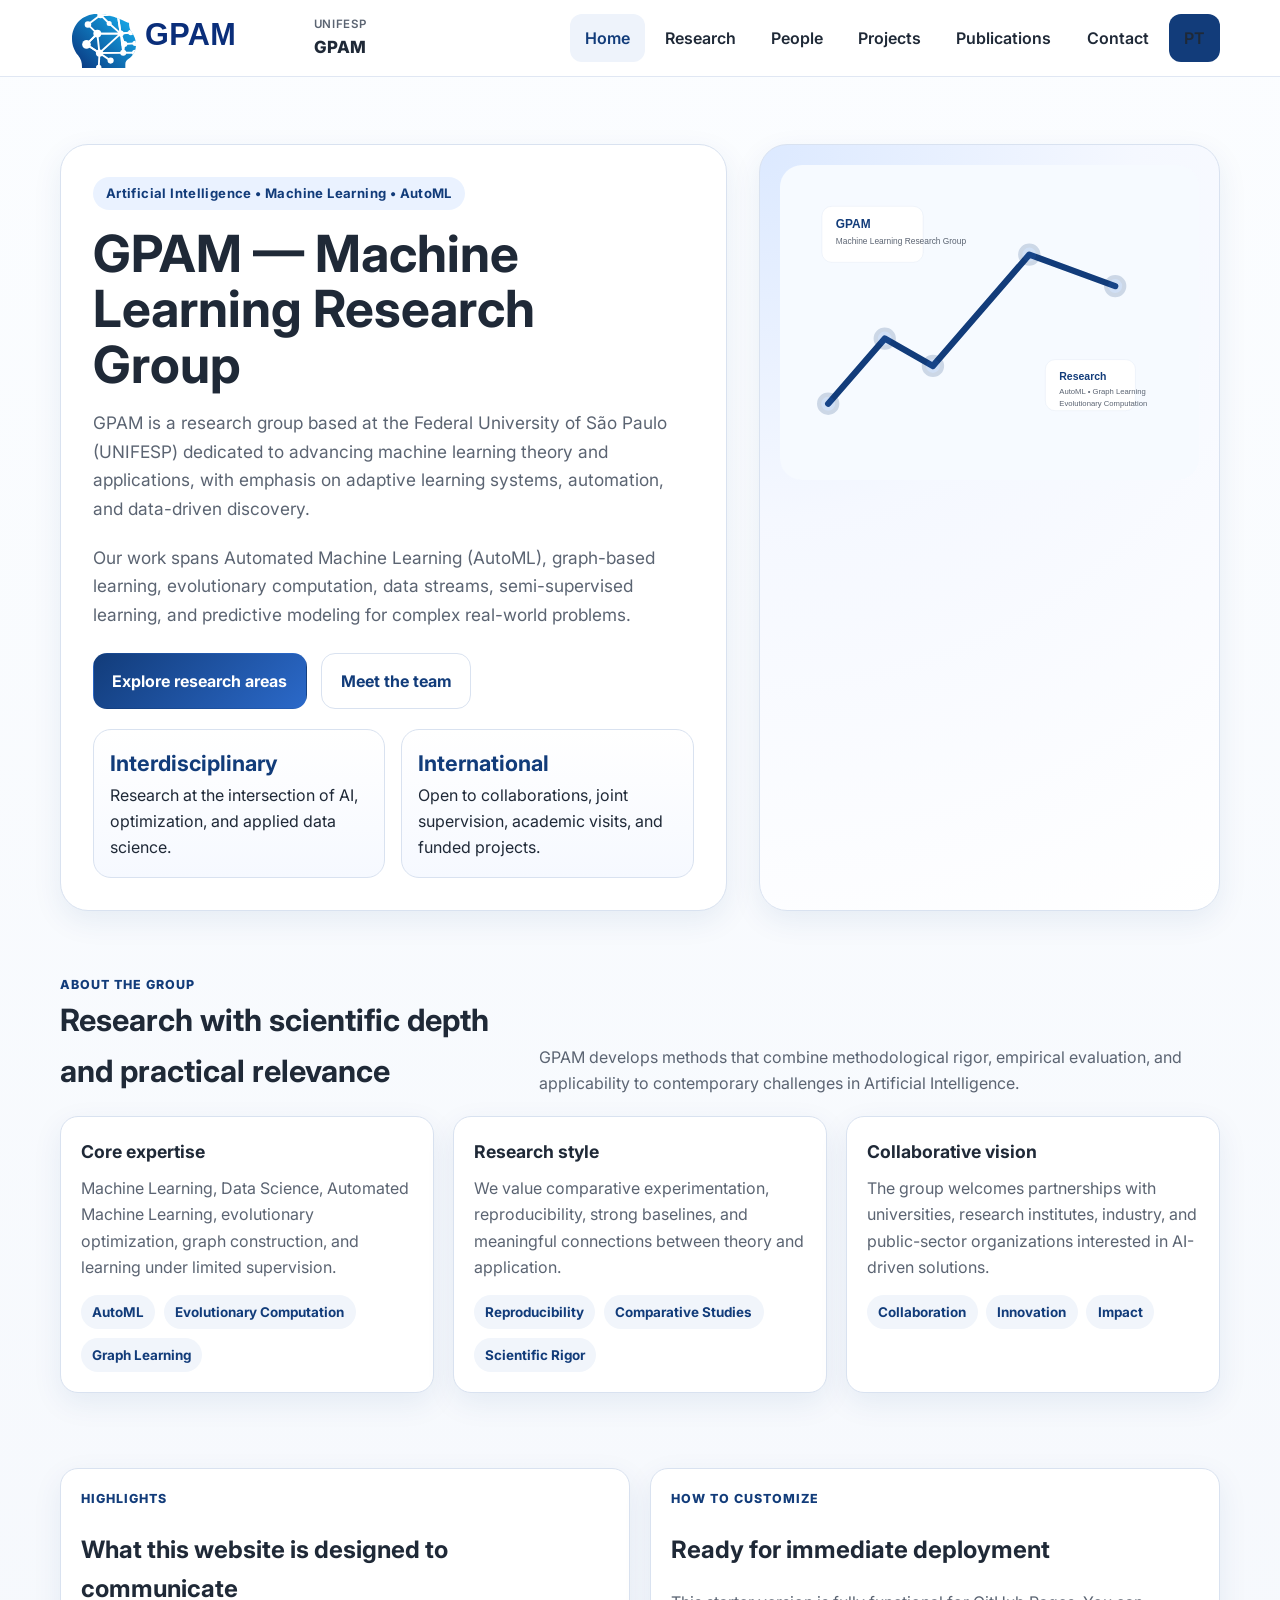
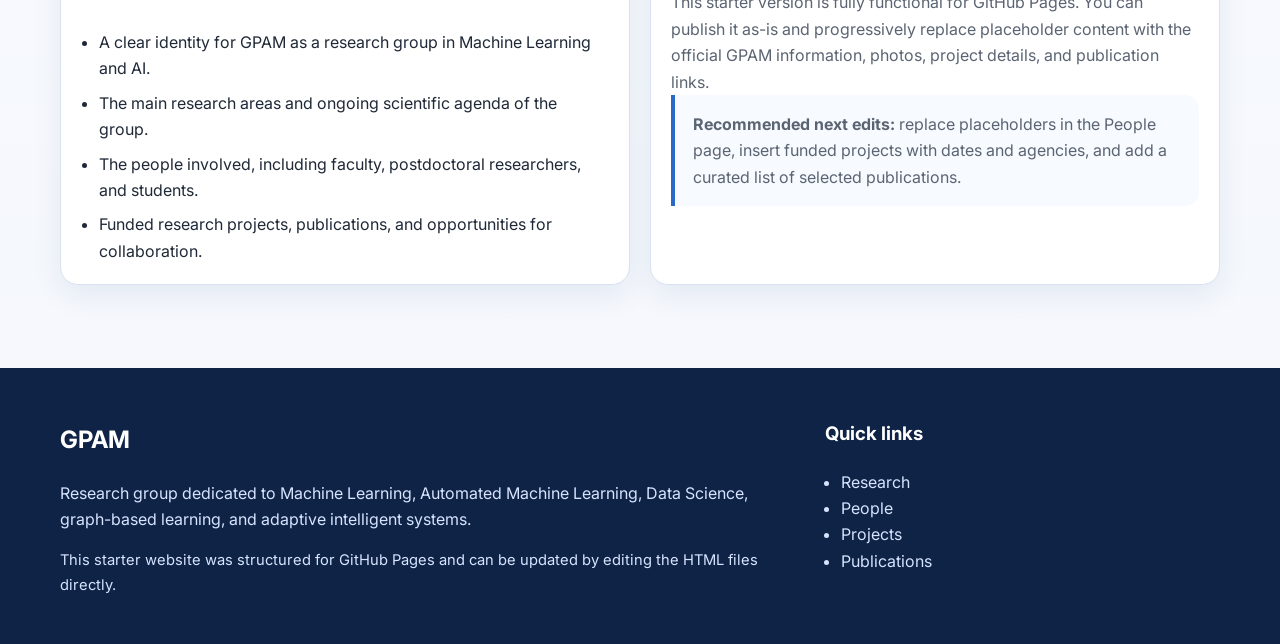
<file: index.html>
<!doctype html>
<html lang="en">
<head>
  <meta charset="utf-8">
  <meta name="viewport" content="width=device-width, initial-scale=1">
  <title>GPAM — Grupo de Pesquisa em Aprendizado de Máquina</title>
  <meta name="description" content="GPAM — Grupo de Pesquisa em Aprendizado de Máquina at UNIFESP.">
  <link rel="preconnect" href="https://fonts.googleapis.com">
  <link rel="preconnect" href="https://fonts.gstatic.com" crossorigin>
  <link href="https://fonts.googleapis.com/css2?family=Inter:wght@400;500;600;700;800&display=swap" rel="stylesheet">
  <link rel="stylesheet" href="assets/css/style.css">
</head>
<body>
  <a class="skip-link" href="#main">Skip to content</a>
  <header class="site-header">
    <div class="container header-inner">
      <a class="brand" href="index.html">
        <img class="brand-mark" src="assets/img/logo-gpam.svg" alt="GPAM logo">
        <div class="brand-text">
          <small>UNIFESP</small>
          <span>GPAM</span>
        </div>
      </a>
      <button class="nav-toggle" type="button" aria-expanded="false" aria-label="Toggle navigation">Menu</button>
      <nav class="site-nav" aria-label="Primary">
        <ul>
          <li><a href="index.html" aria-current="page">Home</a></li>
<li><a href="research.html">Research</a></li>
<li><a href="people.html">People</a></li>
<li><a href="projects.html">Projects</a></li>
<li><a href="publications.html">Publications</a></li>
<li><a href="contact.html">Contact</a></li>
          <li><a class="lang-switch" href="pt/index.html">PT</a></li>
        </ul>
      </nav>
    </div>
  </header>
  <main id="main">
    
<section class="hero">
  <div class="container hero-grid">
    <div class="hero-card">
      <span class="eyebrow">Artificial Intelligence • Machine Learning • AutoML</span>
      <h1>GPAM — Machine Learning Research Group</h1>
      <p class="lead">GPAM is a research group based at the Federal University of São Paulo (UNIFESP) dedicated to advancing machine learning theory and applications, with emphasis on adaptive learning systems, automation, and data-driven discovery.</p>
      <p class="lead">Our work spans Automated Machine Learning (AutoML), graph-based learning, evolutionary computation, data streams, semi-supervised learning, and predictive modeling for complex real-world problems.</p>
      <div class="cta-row">
        <a class="btn btn-primary" href="research.html">Explore research areas</a>
        <a class="btn btn-secondary" href="people.html">Meet the team</a>
      </div>
      <div class="stat-grid">
        <div class="stat-box"><strong>Interdisciplinary</strong><span>Research at the intersection of AI, optimization, and applied data science.</span></div>
        <div class="stat-box"><strong>International</strong><span>Open to collaborations, joint supervision, academic visits, and funded projects.</span></div>
      </div>
    </div>
    <div class="visual-card">
      <img src="assets/img/hero-graph.svg" alt="Abstract graph illustration representing machine learning research">
    </div>
  </div>
</section>

<section class="section">
  <div class="container">
    <div class="section-header">
      <div>
        <div class="kicker">About the group</div>
        <h2>Research with scientific depth and practical relevance</h2>
      </div>
      <p>GPAM develops methods that combine methodological rigor, empirical evaluation, and applicability to contemporary challenges in Artificial Intelligence.</p>
    </div>
    <div class="grid grid-3">
      <article class="card">
        <h3>Core expertise</h3>
        <p>Machine Learning, Data Science, Automated Machine Learning, evolutionary optimization, graph construction, and learning under limited supervision.</p>
        <div class="tag-row"><span class="tag">AutoML</span><span class="tag">Evolutionary Computation</span><span class="tag">Graph Learning</span></div>
      </article>
      <article class="card">
        <h3>Research style</h3>
        <p>We value comparative experimentation, reproducibility, strong baselines, and meaningful connections between theory and application.</p>
        <div class="tag-row"><span class="tag">Reproducibility</span><span class="tag">Comparative Studies</span><span class="tag">Scientific Rigor</span></div>
      </article>
      <article class="card">
        <h3>Collaborative vision</h3>
        <p>The group welcomes partnerships with universities, research institutes, industry, and public-sector organizations interested in AI-driven solutions.</p>
        <div class="tag-row"><span class="tag">Collaboration</span><span class="tag">Innovation</span><span class="tag">Impact</span></div>
      </article>
    </div>
  </div>
</section>

<section class="section">
  <div class="container grid grid-2">
    <div class="card">
      <div class="kicker">Highlights</div>
      <h2>What this website is designed to communicate</h2>
      <ul class="highlight-list">
        <li>A clear identity for GPAM as a research group in Machine Learning and AI.</li>
        <li>The main research areas and ongoing scientific agenda of the group.</li>
        <li>The people involved, including faculty, postdoctoral researchers, and students.</li>
        <li>Funded research projects, publications, and opportunities for collaboration.</li>
      </ul>
    </div>
    <div class="card">
      <div class="kicker">How to customize</div>
      <h2>Ready for immediate deployment</h2>
      <p>This starter version is fully functional for GitHub Pages. You can publish it as-is and progressively replace placeholder content with the official GPAM information, photos, project details, and publication links.</p>
      <p class="note"><strong>Recommended next edits:</strong> replace placeholders in the People page, insert funded projects with dates and agencies, and add a curated list of selected publications.</p>
    </div>
  </div>
</section>

  </main>
  <footer class="site-footer">
    <div class="container footer-grid">
      <div>
        <h2>GPAM</h2>
        <p>Research group dedicated to Machine Learning, Automated Machine Learning, Data Science, graph-based learning, and adaptive intelligent systems.</p>
        <p class="small">This starter website was structured for GitHub Pages and can be updated by editing the HTML files directly.</p>
      </div>
      <div>
        <h3>Quick links</h3>
        <ul>
          <li><a href="research.html">Research</a></li>
          <li><a href="people.html">People</a></li>
          <li><a href="projects.html">Projects</a></li>
          <li><a href="publications.html">Publications</a></li>
        </ul>
      </div>
    </div>
  </footer>
  <script src="assets/js/main.js"></script>
</body>
</html>
</file>
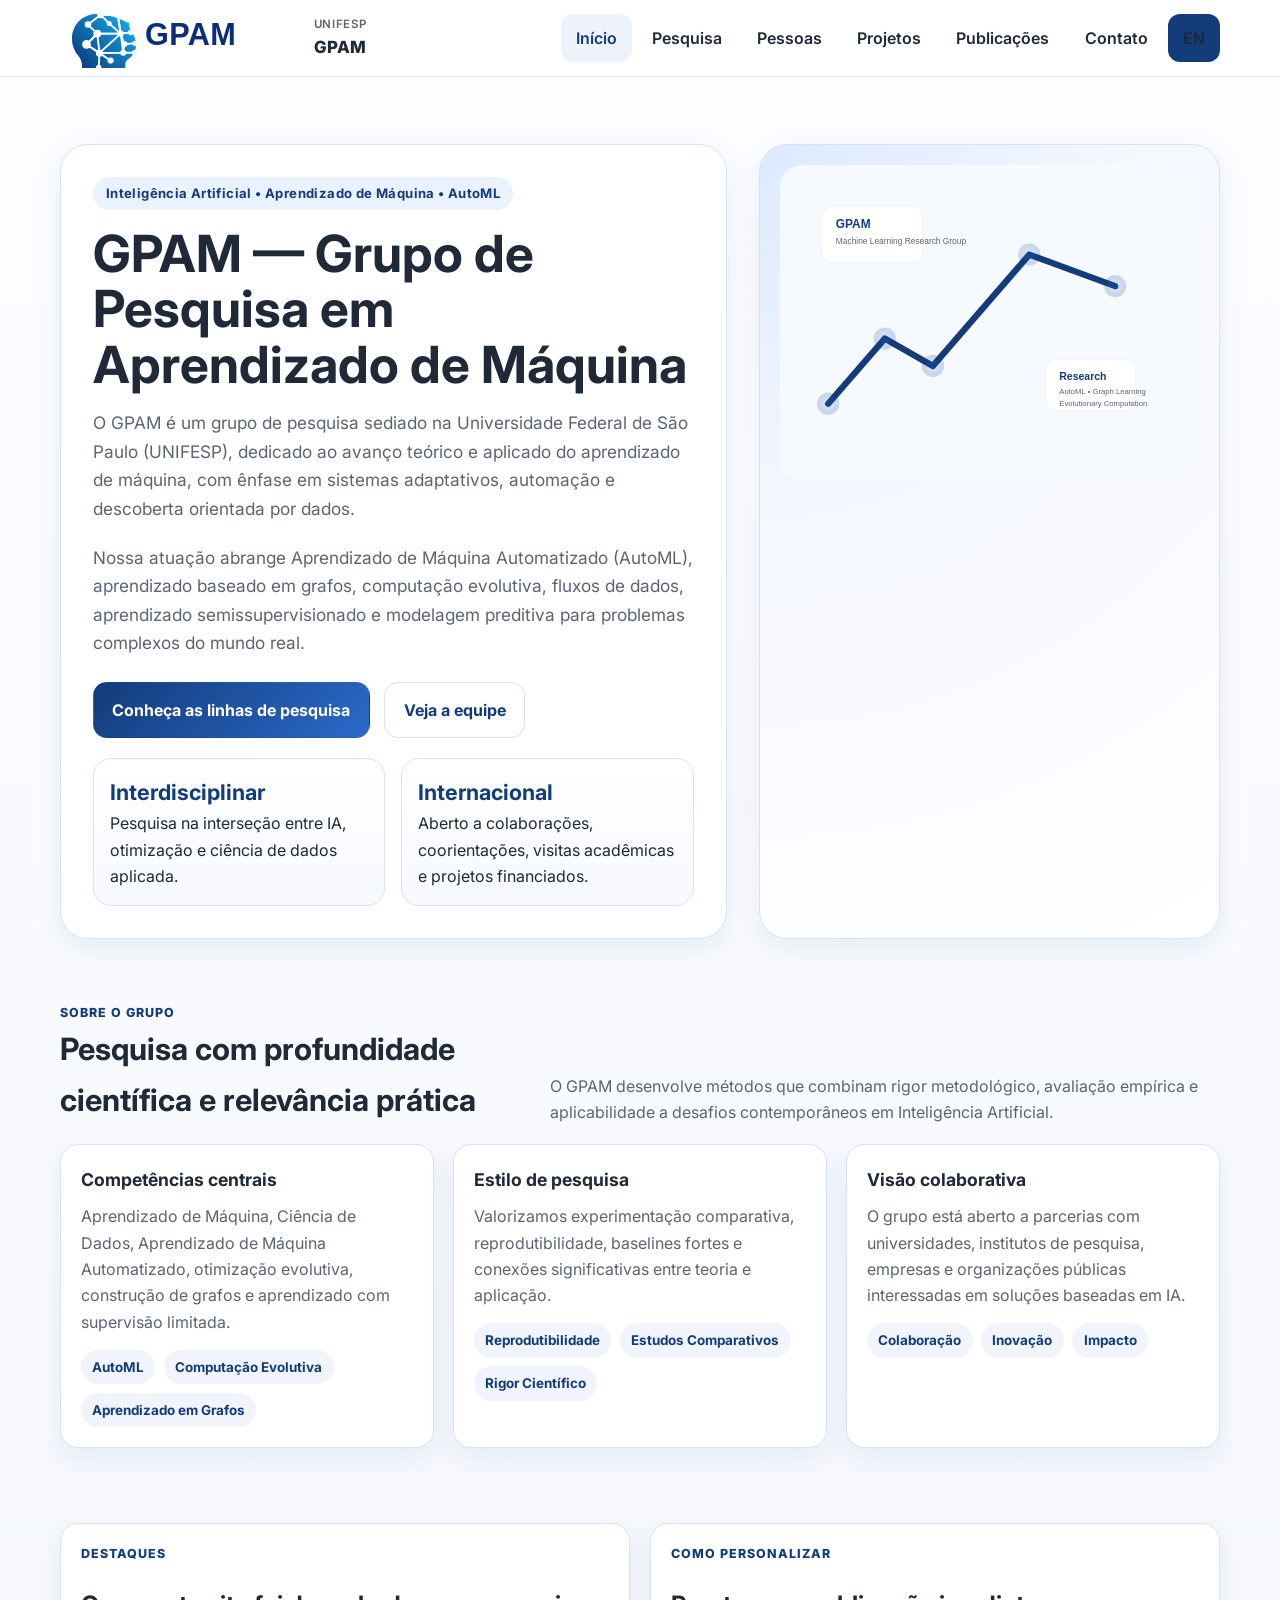
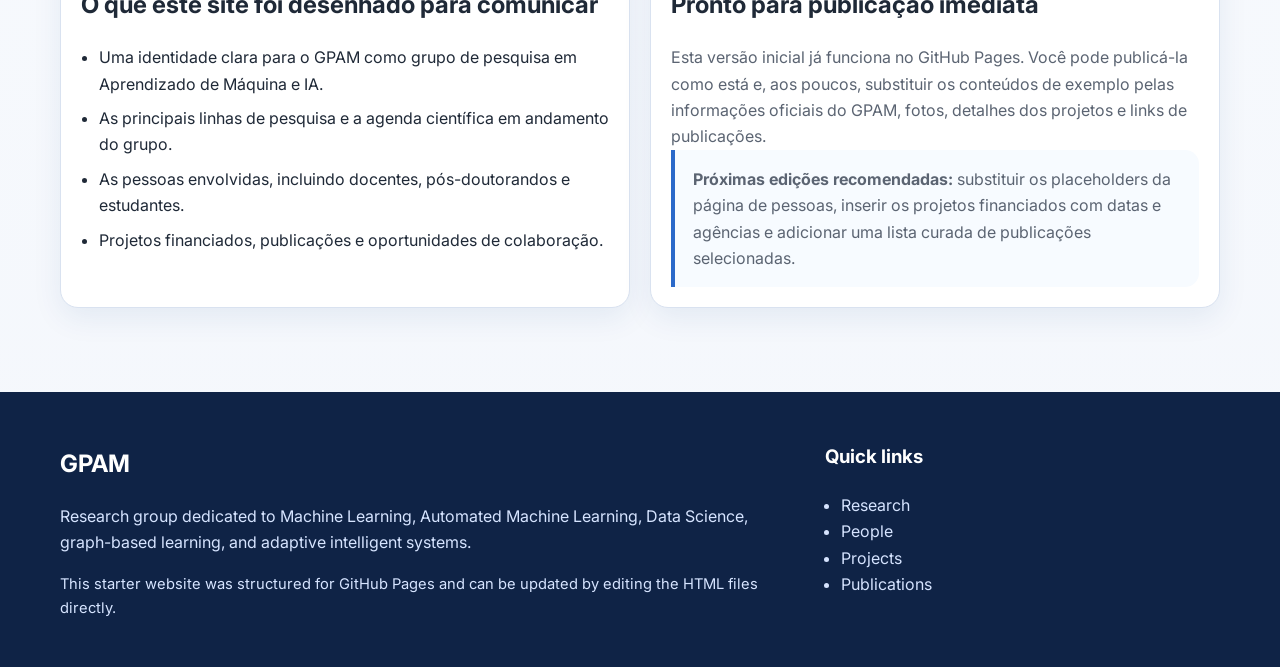
<file: pt/index.html>
<!doctype html>
<html lang="pt">
<head>
  <meta charset="utf-8">
  <meta name="viewport" content="width=device-width, initial-scale=1">
  <title>GPAM — Grupo de Pesquisa em Aprendizado de Máquina</title>
  <meta name="description" content="GPAM — Grupo de Pesquisa em Aprendizado de Máquina at UNIFESP.">
  <link rel="preconnect" href="https://fonts.googleapis.com">
  <link rel="preconnect" href="https://fonts.gstatic.com" crossorigin>
  <link href="https://fonts.googleapis.com/css2?family=Inter:wght@400;500;600;700;800&display=swap" rel="stylesheet">
  <link rel="stylesheet" href="../assets/css/style.css">
</head>
<body>
  <a class="skip-link" href="#main">Skip to content</a>
  <header class="site-header">
    <div class="container header-inner">
      <a class="brand" href="index.html">
        <img class="brand-mark" src="../assets/img/logo-gpam.svg" alt="GPAM logo">
        <div class="brand-text">
          <small>UNIFESP</small>
          <span>GPAM</span>
        </div>
      </a>
      <button class="nav-toggle" type="button" aria-expanded="false" aria-label="Toggle navigation">Menu</button>
      <nav class="site-nav" aria-label="Primary">
        <ul>
          <li><a href="index.html" aria-current="page">Início</a></li>
<li><a href="research.html">Pesquisa</a></li>
<li><a href="people.html">Pessoas</a></li>
<li><a href="projects.html">Projetos</a></li>
<li><a href="publications.html">Publicações</a></li>
<li><a href="contact.html">Contato</a></li>
          <li><a class="lang-switch" href="../index.html">EN</a></li>
        </ul>
      </nav>
    </div>
  </header>
  <main id="main">
    
<section class="hero">
  <div class="container hero-grid">
    <div class="hero-card">
      <span class="eyebrow">Inteligência Artificial • Aprendizado de Máquina • AutoML</span>
      <h1>GPAM — Grupo de Pesquisa em Aprendizado de Máquina</h1>
      <p class="lead">O GPAM é um grupo de pesquisa sediado na Universidade Federal de São Paulo (UNIFESP), dedicado ao avanço teórico e aplicado do aprendizado de máquina, com ênfase em sistemas adaptativos, automação e descoberta orientada por dados.</p>
      <p class="lead">Nossa atuação abrange Aprendizado de Máquina Automatizado (AutoML), aprendizado baseado em grafos, computação evolutiva, fluxos de dados, aprendizado semissupervisionado e modelagem preditiva para problemas complexos do mundo real.</p>
      <div class="cta-row">
        <a class="btn btn-primary" href="research.html">Conheça as linhas de pesquisa</a>
        <a class="btn btn-secondary" href="people.html">Veja a equipe</a>
      </div>
      <div class="stat-grid">
        <div class="stat-box"><strong>Interdisciplinar</strong><span>Pesquisa na interseção entre IA, otimização e ciência de dados aplicada.</span></div>
        <div class="stat-box"><strong>Internacional</strong><span>Aberto a colaborações, coorientações, visitas acadêmicas e projetos financiados.</span></div>
      </div>
    </div>
    <div class="visual-card">
      <img src="../assets/img/hero-graph.svg" alt="Ilustração abstrata representando pesquisa em aprendizado de máquina">
    </div>
  </div>
</section>

<section class="section">
  <div class="container">
    <div class="section-header">
      <div>
        <div class="kicker">Sobre o grupo</div>
        <h2>Pesquisa com profundidade científica e relevância prática</h2>
      </div>
      <p>O GPAM desenvolve métodos que combinam rigor metodológico, avaliação empírica e aplicabilidade a desafios contemporâneos em Inteligência Artificial.</p>
    </div>
    <div class="grid grid-3">
      <article class="card">
        <h3>Competências centrais</h3>
        <p>Aprendizado de Máquina, Ciência de Dados, Aprendizado de Máquina Automatizado, otimização evolutiva, construção de grafos e aprendizado com supervisão limitada.</p>
        <div class="tag-row"><span class="tag">AutoML</span><span class="tag">Computação Evolutiva</span><span class="tag">Aprendizado em Grafos</span></div>
      </article>
      <article class="card">
        <h3>Estilo de pesquisa</h3>
        <p>Valorizamos experimentação comparativa, reprodutibilidade, baselines fortes e conexões significativas entre teoria e aplicação.</p>
        <div class="tag-row"><span class="tag">Reprodutibilidade</span><span class="tag">Estudos Comparativos</span><span class="tag">Rigor Científico</span></div>
      </article>
      <article class="card">
        <h3>Visão colaborativa</h3>
        <p>O grupo está aberto a parcerias com universidades, institutos de pesquisa, empresas e organizações públicas interessadas em soluções baseadas em IA.</p>
        <div class="tag-row"><span class="tag">Colaboração</span><span class="tag">Inovação</span><span class="tag">Impacto</span></div>
      </article>
    </div>
  </div>
</section>

<section class="section">
  <div class="container grid grid-2">
    <div class="card">
      <div class="kicker">Destaques</div>
      <h2>O que este site foi desenhado para comunicar</h2>
      <ul class="highlight-list">
        <li>Uma identidade clara para o GPAM como grupo de pesquisa em Aprendizado de Máquina e IA.</li>
        <li>As principais linhas de pesquisa e a agenda científica em andamento do grupo.</li>
        <li>As pessoas envolvidas, incluindo docentes, pós-doutorandos e estudantes.</li>
        <li>Projetos financiados, publicações e oportunidades de colaboração.</li>
      </ul>
    </div>
    <div class="card">
      <div class="kicker">Como personalizar</div>
      <h2>Pronto para publicação imediata</h2>
      <p>Esta versão inicial já funciona no GitHub Pages. Você pode publicá-la como está e, aos poucos, substituir os conteúdos de exemplo pelas informações oficiais do GPAM, fotos, detalhes dos projetos e links de publicações.</p>
      <p class="note"><strong>Próximas edições recomendadas:</strong> substituir os placeholders da página de pessoas, inserir os projetos financiados com datas e agências e adicionar uma lista curada de publicações selecionadas.</p>
    </div>
  </div>
</section>

  </main>
  <footer class="site-footer">
    <div class="container footer-grid">
      <div>
        <h2>GPAM</h2>
        <p>Research group dedicated to Machine Learning, Automated Machine Learning, Data Science, graph-based learning, and adaptive intelligent systems.</p>
        <p class="small">This starter website was structured for GitHub Pages and can be updated by editing the HTML files directly.</p>
      </div>
      <div>
        <h3>Quick links</h3>
        <ul>
          <li><a href="research.html">Research</a></li>
          <li><a href="people.html">People</a></li>
          <li><a href="projects.html">Projects</a></li>
          <li><a href="publications.html">Publications</a></li>
        </ul>
      </div>
    </div>
  </footer>
  <script src="../assets/js/main.js"></script>
</body>
</html>
</file>
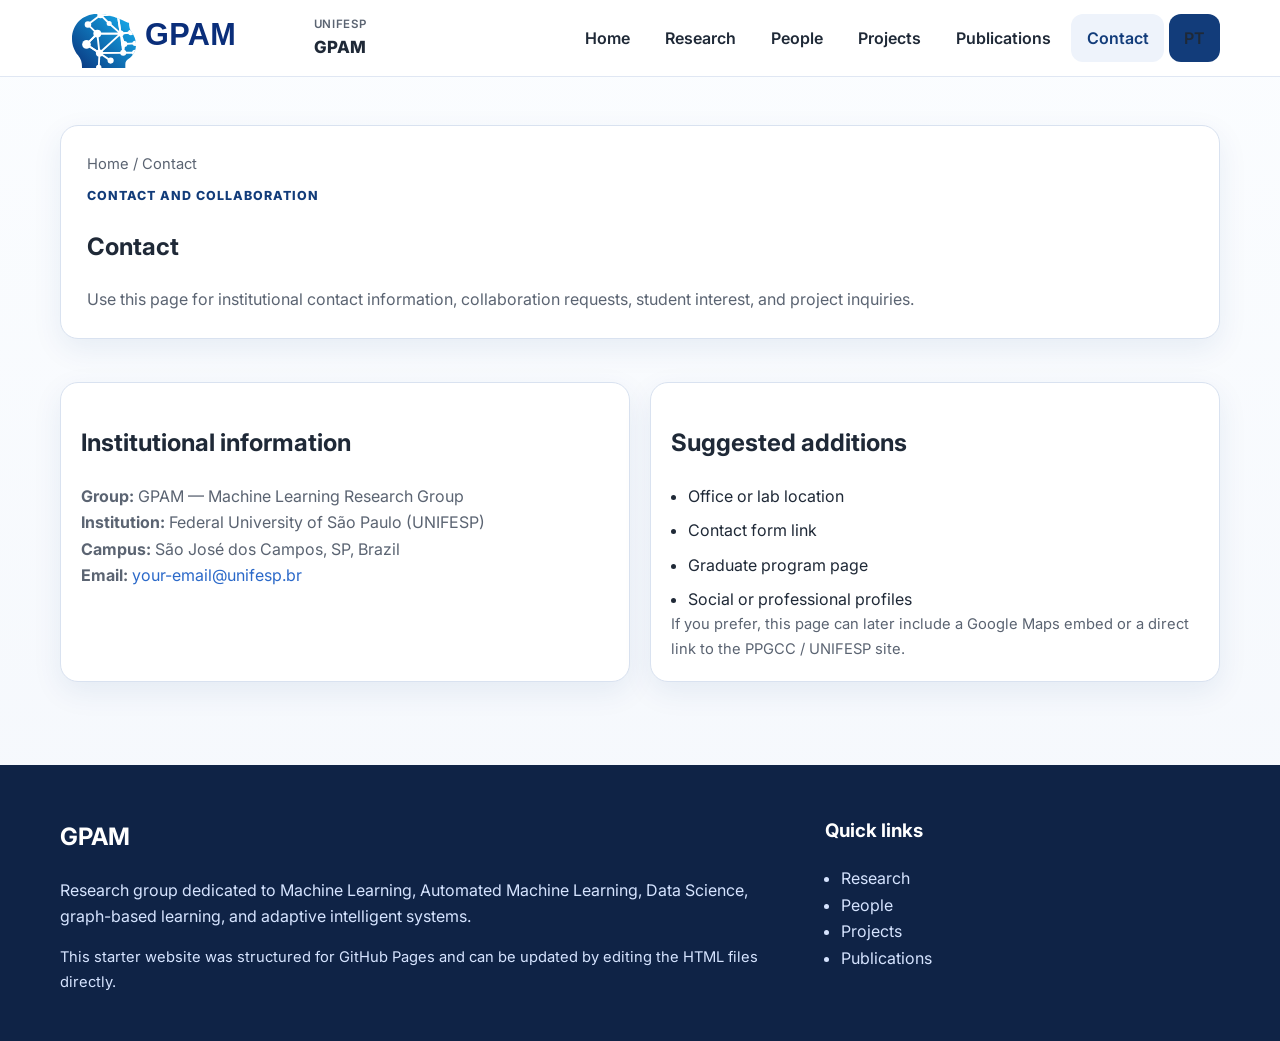
<file: contact.html>
<!doctype html>
<html lang="en">
<head>
  <meta charset="utf-8">
  <meta name="viewport" content="width=device-width, initial-scale=1">
  <title>Contact — GPAM</title>
  <meta name="description" content="GPAM — Grupo de Pesquisa em Aprendizado de Máquina at UNIFESP.">
  <link rel="preconnect" href="https://fonts.googleapis.com">
  <link rel="preconnect" href="https://fonts.gstatic.com" crossorigin>
  <link href="https://fonts.googleapis.com/css2?family=Inter:wght@400;500;600;700;800&display=swap" rel="stylesheet">
  <link rel="stylesheet" href="assets/css/style.css">
</head>
<body>
  <a class="skip-link" href="#main">Skip to content</a>
  <header class="site-header">
    <div class="container header-inner">
      <a class="brand" href="index.html">
        <img class="brand-mark" src="assets/img/logo-gpam.svg" alt="GPAM logo">
        <div class="brand-text">
          <small>UNIFESP</small>
          <span>GPAM</span>
        </div>
      </a>
      <button class="nav-toggle" type="button" aria-expanded="false" aria-label="Toggle navigation">Menu</button>
      <nav class="site-nav" aria-label="Primary">
        <ul>
          <li><a href="index.html">Home</a></li>
<li><a href="research.html">Research</a></li>
<li><a href="people.html">People</a></li>
<li><a href="projects.html">Projects</a></li>
<li><a href="publications.html">Publications</a></li>
<li><a href="contact.html" aria-current="page">Contact</a></li>
          <li><a class="lang-switch" href="pt/contact.html">PT</a></li>
        </ul>
      </nav>
    </div>
  </header>
  <main id="main">
    
<section class="page-hero"><div class="container"><div class="card"><div class="breadcrumb">Home / Contact</div><div class="kicker">Contact and collaboration</div><h1>Contact</h1><p>Use this page for institutional contact information, collaboration requests, student interest, and project inquiries.</p></div></div></section>
<section class="section"><div class="container contact-grid">
  <div class="card"><h2>Institutional information</h2><p><strong>Group:</strong> GPAM — Machine Learning Research Group</p><p><strong>Institution:</strong> Federal University of São Paulo (UNIFESP)</p><p><strong>Campus:</strong> São José dos Campos, SP, Brazil</p><p><strong>Email:</strong> <a href="mailto:your-email@unifesp.br">your-email@unifesp.br</a></p></div>
  <div class="card"><h2>Suggested additions</h2><ul class="highlight-list"><li>Office or lab location</li><li>Contact form link</li><li>Graduate program page</li><li>Social or professional profiles</li></ul><p class="small">If you prefer, this page can later include a Google Maps embed or a direct link to the PPGCC / UNIFESP site.</p></div>
</div></section>

  </main>
  <footer class="site-footer">
    <div class="container footer-grid">
      <div>
        <h2>GPAM</h2>
        <p>Research group dedicated to Machine Learning, Automated Machine Learning, Data Science, graph-based learning, and adaptive intelligent systems.</p>
        <p class="small">This starter website was structured for GitHub Pages and can be updated by editing the HTML files directly.</p>
      </div>
      <div>
        <h3>Quick links</h3>
        <ul>
          <li><a href="research.html">Research</a></li>
          <li><a href="people.html">People</a></li>
          <li><a href="projects.html">Projects</a></li>
          <li><a href="publications.html">Publications</a></li>
        </ul>
      </div>
    </div>
  </footer>
  <script src="assets/js/main.js"></script>
</body>
</html>
</file>
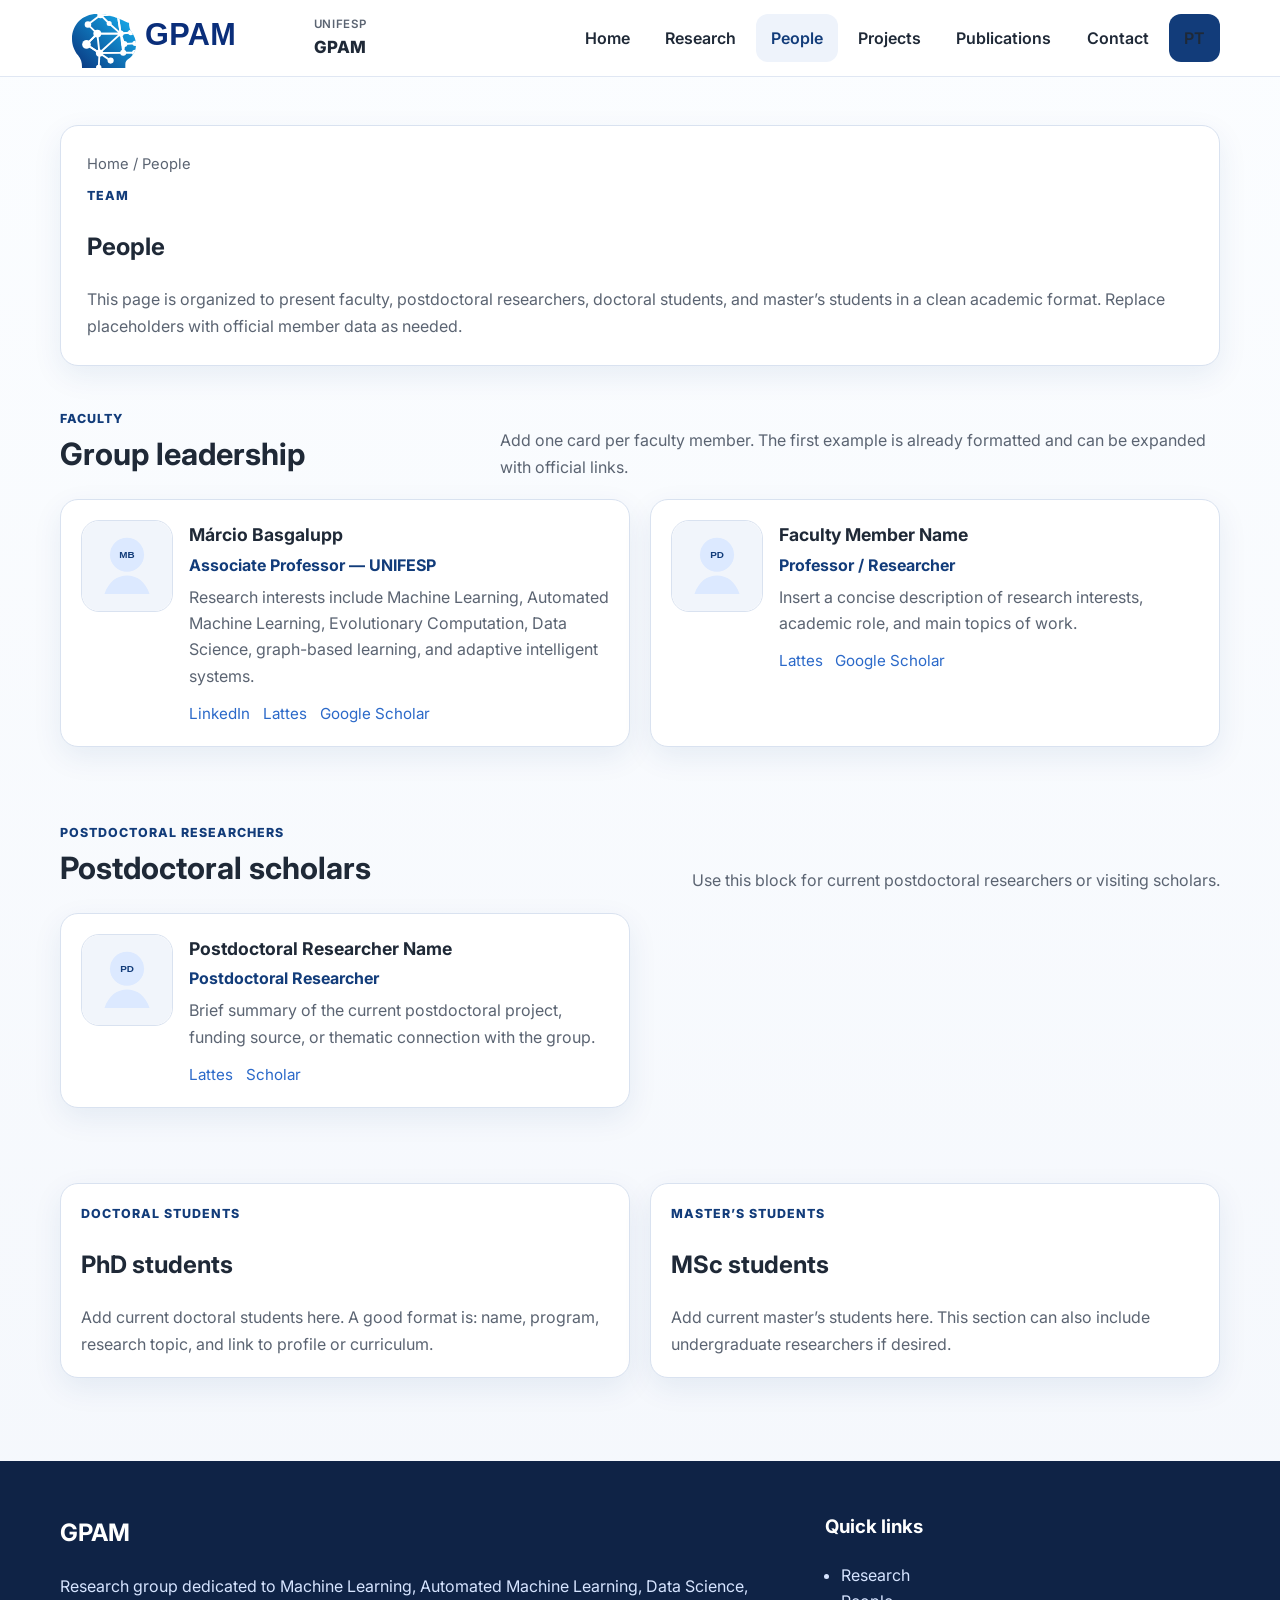
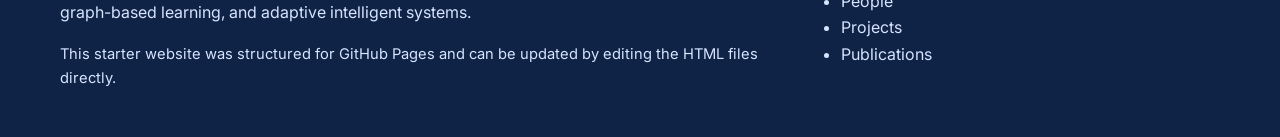
<file: people.html>
<!doctype html>
<html lang="en">
<head>
  <meta charset="utf-8">
  <meta name="viewport" content="width=device-width, initial-scale=1">
  <title>People — GPAM</title>
  <meta name="description" content="GPAM — Grupo de Pesquisa em Aprendizado de Máquina at UNIFESP.">
  <link rel="preconnect" href="https://fonts.googleapis.com">
  <link rel="preconnect" href="https://fonts.gstatic.com" crossorigin>
  <link href="https://fonts.googleapis.com/css2?family=Inter:wght@400;500;600;700;800&display=swap" rel="stylesheet">
  <link rel="stylesheet" href="assets/css/style.css">
</head>
<body>
  <a class="skip-link" href="#main">Skip to content</a>
  <header class="site-header">
    <div class="container header-inner">
      <a class="brand" href="index.html">
        <img class="brand-mark" src="assets/img/logo-gpam.svg" alt="GPAM logo">
        <div class="brand-text">
          <small>UNIFESP</small>
          <span>GPAM</span>
        </div>
      </a>
      <button class="nav-toggle" type="button" aria-expanded="false" aria-label="Toggle navigation">Menu</button>
      <nav class="site-nav" aria-label="Primary">
        <ul>
          <li><a href="index.html">Home</a></li>
<li><a href="research.html">Research</a></li>
<li><a href="people.html" aria-current="page">People</a></li>
<li><a href="projects.html">Projects</a></li>
<li><a href="publications.html">Publications</a></li>
<li><a href="contact.html">Contact</a></li>
          <li><a class="lang-switch" href="pt/people.html">PT</a></li>
        </ul>
      </nav>
    </div>
  </header>
  <main id="main">
    
<section class="page-hero"><div class="container"><div class="card"><div class="breadcrumb">Home / People</div><div class="kicker">Team</div><h1>People</h1><p>This page is organized to present faculty, postdoctoral researchers, doctoral students, and master’s students in a clean academic format. Replace placeholders with official member data as needed.</p></div></div></section>
<section class="section"><div class="container">
<div class="section-header"><div><div class="kicker">Faculty</div><h2>Group leadership</h2></div><p>Add one card per faculty member. The first example is already formatted and can be expanded with official links.</p></div>
<div class="grid grid-2">
  <article class="card person-card">
    <img src="assets/img/people/placeholder-mb.svg" alt="Profile placeholder">
    <div>
      <h3>Márcio Basgalupp</h3>
      <div class="person-role">Associate Professor — UNIFESP</div>
      <p>Research interests include Machine Learning, Automated Machine Learning, Evolutionary Computation, Data Science, graph-based learning, and adaptive intelligent systems.</p>
      <div class="person-links">
        <a href="https://www.linkedin.com/in/basgalupp/">LinkedIn</a>
        <a href="#">Lattes</a>
        <a href="#">Google Scholar</a>
      </div>
    </div>
  </article>
  <article class="card person-card">
    <img src="assets/img/people/placeholder-pp.svg" alt="Profile placeholder">
    <div>
      <h3>Faculty Member Name</h3>
      <div class="person-role">Professor / Researcher</div>
      <p>Insert a concise description of research interests, academic role, and main topics of work.</p>
      <div class="person-links"><a href="#">Lattes</a><a href="#">Google Scholar</a></div>
    </div>
  </article>
</div>
</div></section>
<section class="section"><div class="container">
<div class="section-header"><div><div class="kicker">Postdoctoral researchers</div><h2>Postdoctoral scholars</h2></div><p>Use this block for current postdoctoral researchers or visiting scholars.</p></div>
<div class="grid grid-2">
  <article class="card person-card"><img src="assets/img/people/placeholder-pp.svg" alt="Profile placeholder"><div><h3>Postdoctoral Researcher Name</h3><div class="person-role">Postdoctoral Researcher</div><p>Brief summary of the current postdoctoral project, funding source, or thematic connection with the group.</p><div class="person-links"><a href="#">Lattes</a><a href="#">Scholar</a></div></div></article>
</div>
</div></section>
<section class="section"><div class="container grid grid-2">
<div class="card"><div class="kicker">Doctoral students</div><h2>PhD students</h2><p class="empty-list">Add current doctoral students here. A good format is: name, program, research topic, and link to profile or curriculum.</p></div>
<div class="card"><div class="kicker">Master’s students</div><h2>MSc students</h2><p class="empty-list">Add current master’s students here. This section can also include undergraduate researchers if desired.</p></div>
</div></section>

  </main>
  <footer class="site-footer">
    <div class="container footer-grid">
      <div>
        <h2>GPAM</h2>
        <p>Research group dedicated to Machine Learning, Automated Machine Learning, Data Science, graph-based learning, and adaptive intelligent systems.</p>
        <p class="small">This starter website was structured for GitHub Pages and can be updated by editing the HTML files directly.</p>
      </div>
      <div>
        <h3>Quick links</h3>
        <ul>
          <li><a href="research.html">Research</a></li>
          <li><a href="people.html">People</a></li>
          <li><a href="projects.html">Projects</a></li>
          <li><a href="publications.html">Publications</a></li>
        </ul>
      </div>
    </div>
  </footer>
  <script src="assets/js/main.js"></script>
</body>
</html>
</file>
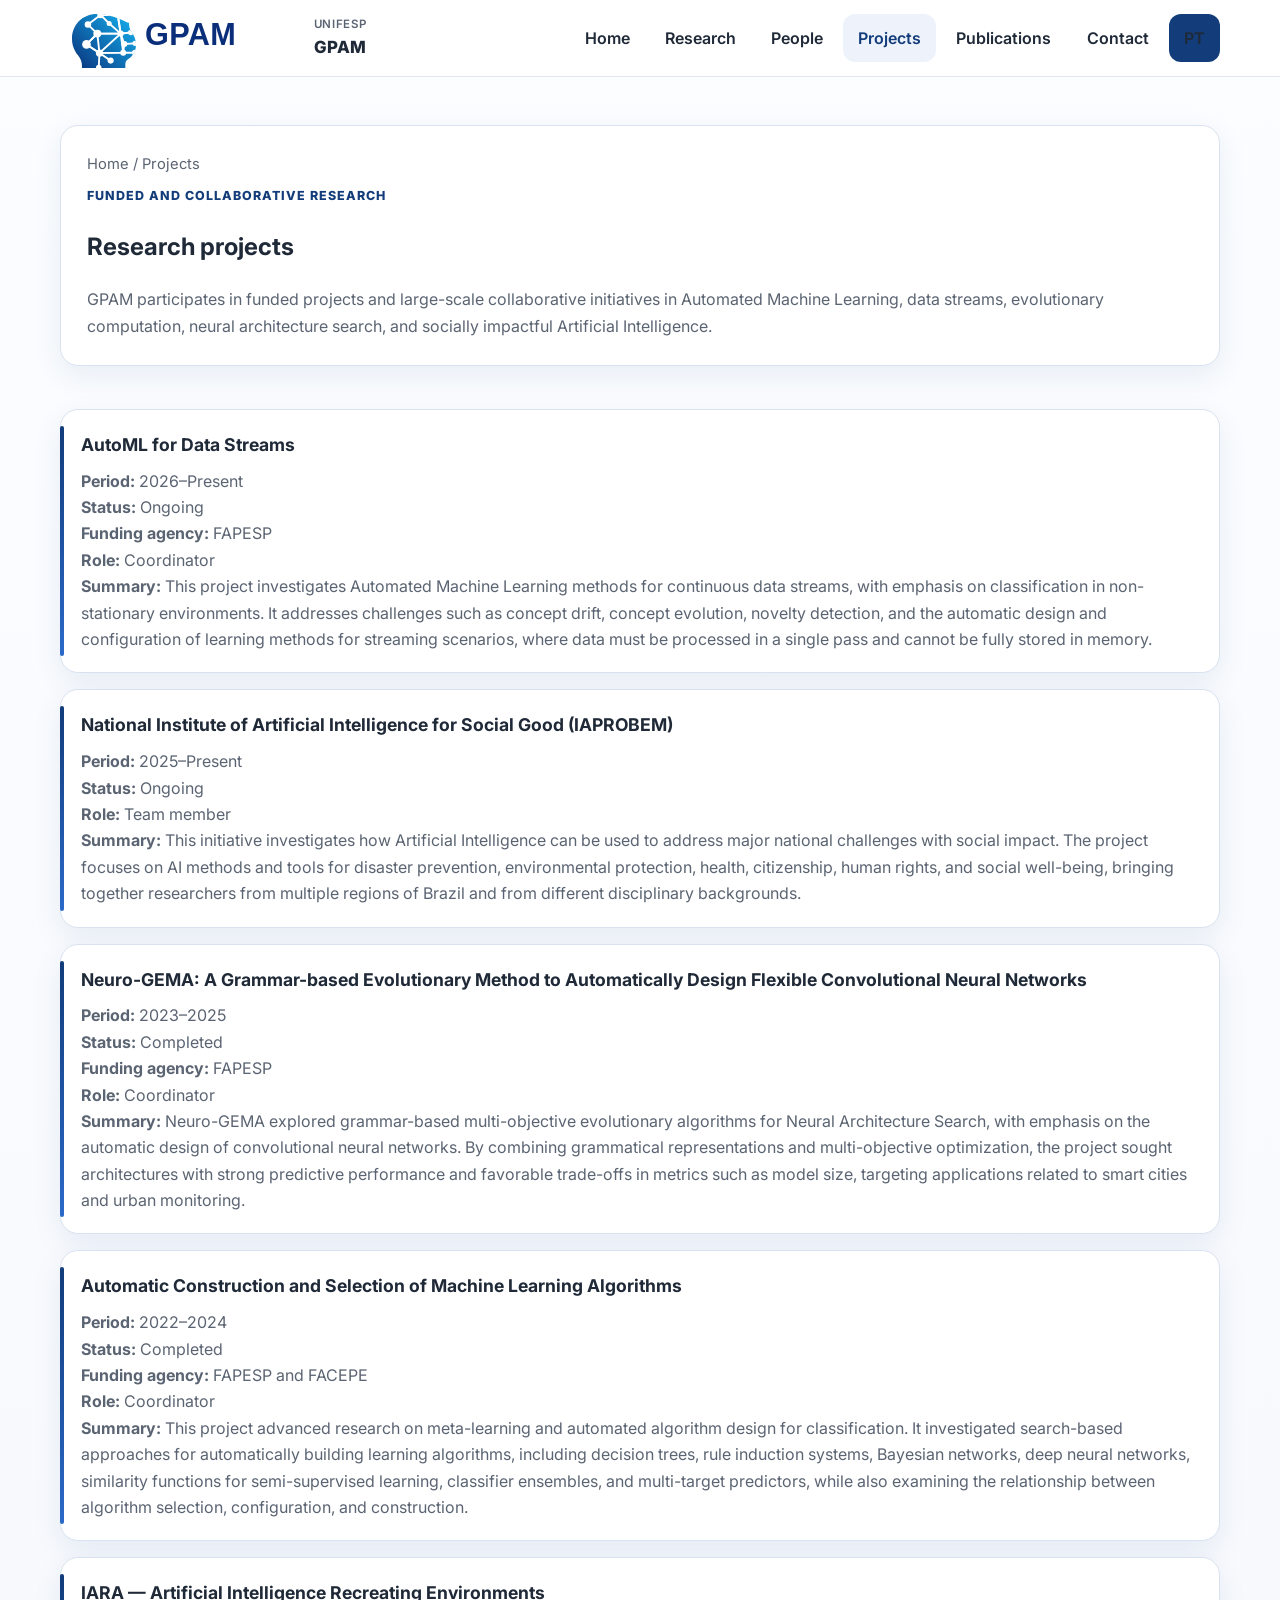
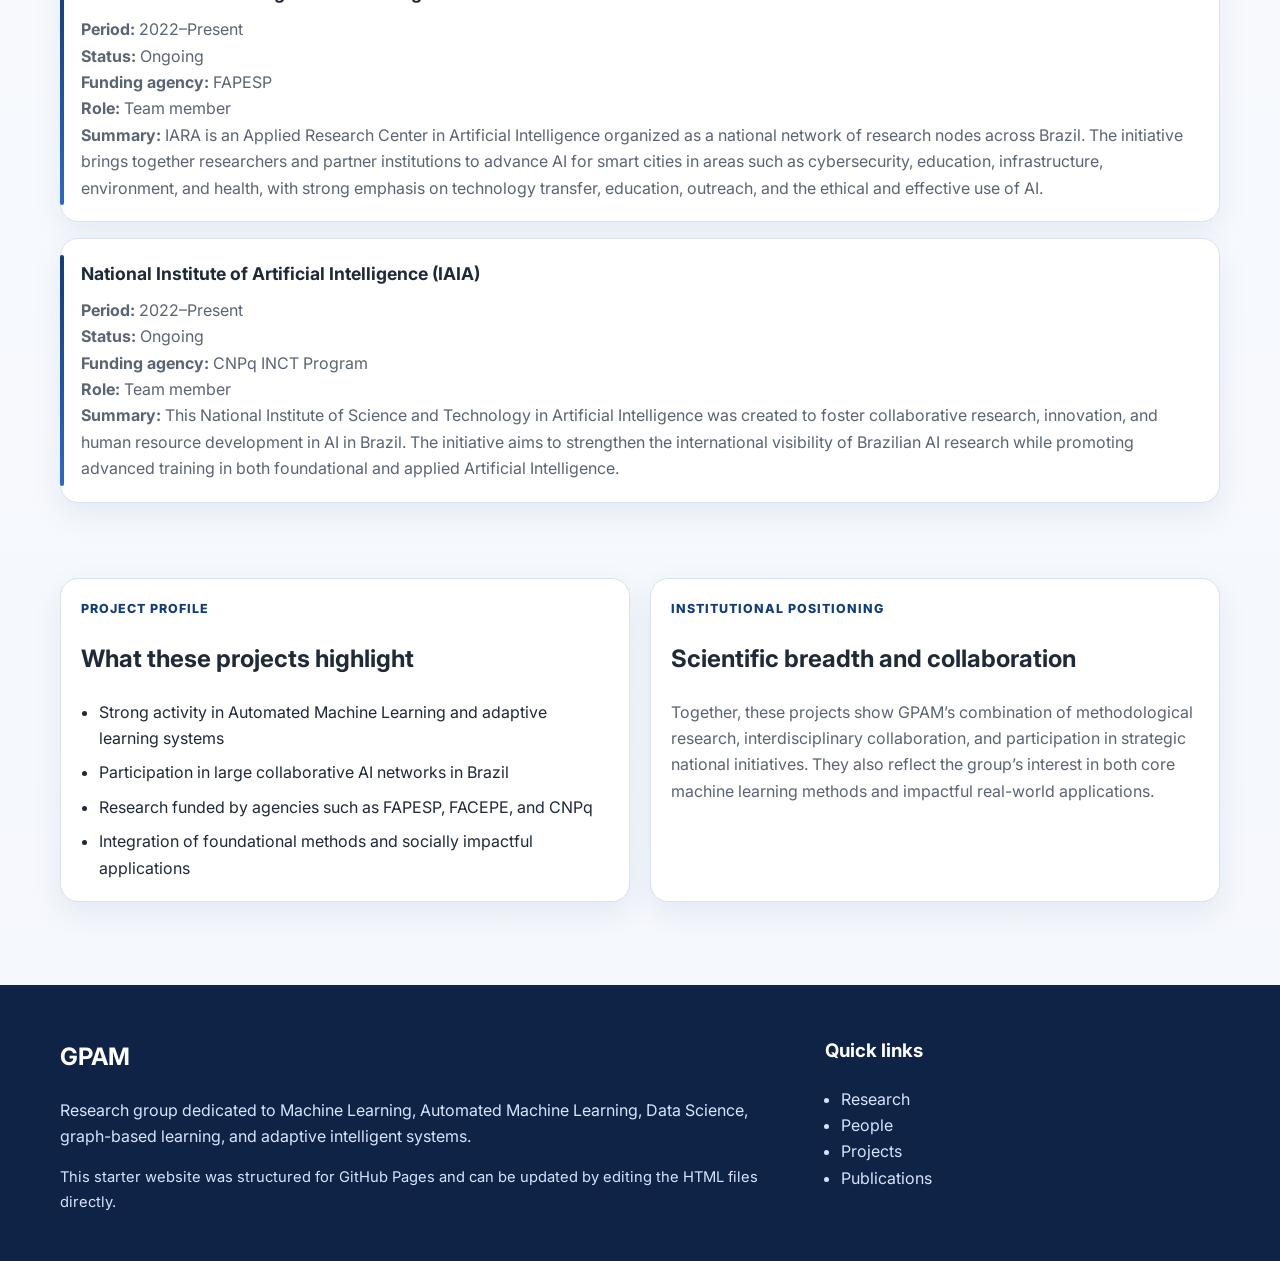
<file: projects.html>
<!doctype html>
<html lang="en">
<head>
  <meta charset="utf-8">
  <meta name="viewport" content="width=device-width, initial-scale=1">
  <title>Projects — GPAM</title>
  <meta name="description" content="GPAM — Grupo de Pesquisa em Aprendizado de Máquina at UNIFESP.">
  <link rel="preconnect" href="https://fonts.googleapis.com">
  <link rel="preconnect" href="https://fonts.gstatic.com" crossorigin>
  <link href="https://fonts.googleapis.com/css2?family=Inter:wght@400;500;600;700;800&display=swap" rel="stylesheet">
  <link rel="stylesheet" href="assets/css/style.css">
</head>
<body>
  <a class="skip-link" href="#main">Skip to content</a>
  <header class="site-header">
    <div class="container header-inner">
      <a class="brand" href="index.html">
        <img class="brand-mark" src="assets/img/logo-gpam.svg" alt="GPAM logo">
        <div class="brand-text">
          <small>UNIFESP</small>
          <span>GPAM</span>
        </div>
      </a>
      <button class="nav-toggle" type="button" aria-expanded="false" aria-label="Toggle navigation">Menu</button>
      <nav class="site-nav" aria-label="Primary">
        <ul>
          <li><a href="index.html">Home</a></li>
          <li><a href="research.html">Research</a></li>
          <li><a href="people.html">People</a></li>
          <li><a href="projects.html" aria-current="page">Projects</a></li>
          <li><a href="publications.html">Publications</a></li>
          <li><a href="contact.html">Contact</a></li>
          <li><a class="lang-switch" href="pt/projects.html">PT</a></li>
        </ul>
      </nav>
    </div>
  </header>

  <main id="main">
    <section class="page-hero">
      <div class="container">
        <div class="card">
          <div class="breadcrumb">Home / Projects</div>
          <div class="kicker">Funded and collaborative research</div>
          <h1>Research projects</h1>
          <p>
            GPAM participates in funded projects and large-scale collaborative initiatives in
            Automated Machine Learning, data streams, evolutionary computation, neural
            architecture search, and socially impactful Artificial Intelligence.
          </p>
        </div>
      </div>
    </section>

    <section class="section">
      <div class="container timeline">

        <article class="card">
          <h3>AutoML for Data Streams</h3>
          <p><strong>Period:</strong> 2026–Present</p>
          <p><strong>Status:</strong> Ongoing</p>
          <p><strong>Funding agency:</strong> FAPESP</p>
          <p><strong>Role:</strong> Coordinator</p>
          <p><strong>Summary:</strong> This project investigates Automated Machine Learning methods for continuous data streams, with emphasis on classification in non-stationary environments. It addresses challenges such as concept drift, concept evolution, novelty detection, and the automatic design and configuration of learning methods for streaming scenarios, where data must be processed in a single pass and cannot be fully stored in memory.</p>
        </article>

        <article class="card">
          <h3>National Institute of Artificial Intelligence for Social Good (IAPROBEM)</h3>
          <p><strong>Period:</strong> 2025–Present</p>
          <p><strong>Status:</strong> Ongoing</p>
          <p><strong>Role:</strong> Team member</p>
          <p><strong>Summary:</strong> This initiative investigates how Artificial Intelligence can be used to address major national challenges with social impact. The project focuses on AI methods and tools for disaster prevention, environmental protection, health, citizenship, human rights, and social well-being, bringing together researchers from multiple regions of Brazil and from different disciplinary backgrounds.</p>
        </article>

        <article class="card">
          <h3>Neuro-GEMA: A Grammar-based Evolutionary Method to Automatically Design Flexible Convolutional Neural Networks</h3>
          <p><strong>Period:</strong> 2023–2025</p>
          <p><strong>Status:</strong> Completed</p>
          <p><strong>Funding agency:</strong> FAPESP</p>
          <p><strong>Role:</strong> Coordinator</p>
          <p><strong>Summary:</strong> Neuro-GEMA explored grammar-based multi-objective evolutionary algorithms for Neural Architecture Search, with emphasis on the automatic design of convolutional neural networks. By combining grammatical representations and multi-objective optimization, the project sought architectures with strong predictive performance and favorable trade-offs in metrics such as model size, targeting applications related to smart cities and urban monitoring.</p>
        </article>

        <article class="card">
          <h3>Automatic Construction and Selection of Machine Learning Algorithms</h3>
          <p><strong>Period:</strong> 2022–2024</p>
          <p><strong>Status:</strong> Completed</p>
          <p><strong>Funding agency:</strong> FAPESP and FACEPE</p>
          <p><strong>Role:</strong> Coordinator</p>
          <p><strong>Summary:</strong> This project advanced research on meta-learning and automated algorithm design for classification. It investigated search-based approaches for automatically building learning algorithms, including decision trees, rule induction systems, Bayesian networks, deep neural networks, similarity functions for semi-supervised learning, classifier ensembles, and multi-target predictors, while also examining the relationship between algorithm selection, configuration, and construction.</p>
        </article>

        <article class="card">
          <h3>IARA — Artificial Intelligence Recreating Environments</h3>
          <p><strong>Period:</strong> 2022–Present</p>
          <p><strong>Status:</strong> Ongoing</p>
          <p><strong>Funding agency:</strong> FAPESP</p>
          <p><strong>Role:</strong> Team member</p>
          <p><strong>Summary:</strong> IARA is an Applied Research Center in Artificial Intelligence organized as a national network of research nodes across Brazil. The initiative brings together researchers and partner institutions to advance AI for smart cities in areas such as cybersecurity, education, infrastructure, environment, and health, with strong emphasis on technology transfer, education, outreach, and the ethical and effective use of AI.</p>
        </article>

        <article class="card">
          <h3>National Institute of Artificial Intelligence (IAIA)</h3>
          <p><strong>Period:</strong> 2022–Present</p>
          <p><strong>Status:</strong> Ongoing</p>
          <p><strong>Funding agency:</strong> CNPq INCT Program</p>
          <p><strong>Role:</strong> Team member</p>
          <p><strong>Summary:</strong> This National Institute of Science and Technology in Artificial Intelligence was created to foster collaborative research, innovation, and human resource development in AI in Brazil. The initiative aims to strengthen the international visibility of Brazilian AI research while promoting advanced training in both foundational and applied Artificial Intelligence.</p>
        </article>

      </div>
    </section>

    <section class="section">
      <div class="container grid grid-2">
        <div class="card">
          <div class="kicker">Project profile</div>
          <h2>What these projects highlight</h2>
          <ul class="highlight-list">
            <li>Strong activity in Automated Machine Learning and adaptive learning systems</li>
            <li>Participation in large collaborative AI networks in Brazil</li>
            <li>Research funded by agencies such as FAPESP, FACEPE, and CNPq</li>
            <li>Integration of foundational methods and socially impactful applications</li>
          </ul>
        </div>
        <div class="card">
          <div class="kicker">Institutional positioning</div>
          <h2>Scientific breadth and collaboration</h2>
          <p>
            Together, these projects show GPAM’s combination of methodological research,
            interdisciplinary collaboration, and participation in strategic national initiatives.
            They also reflect the group’s interest in both core machine learning methods and
            impactful real-world applications.
          </p>
        </div>
      </div>
    </section>
  </main>

  <footer class="site-footer">
    <div class="container footer-grid">
      <div>
        <h2>GPAM</h2>
        <p>Research group dedicated to Machine Learning, Automated Machine Learning, Data Science, graph-based learning, and adaptive intelligent systems.</p>
        <p class="small">This starter website was structured for GitHub Pages and can be updated by editing the HTML files directly.</p>
      </div>
      <div>
        <h3>Quick links</h3>
        <ul>
          <li><a href="research.html">Research</a></li>
          <li><a href="people.html">People</a></li>
          <li><a href="projects.html">Projects</a></li>
          <li><a href="publications.html">Publications</a></li>
        </ul>
      </div>
    </div>
  </footer>
  <script src="assets/js/main.js"></script>
</body>
</html>
</file>
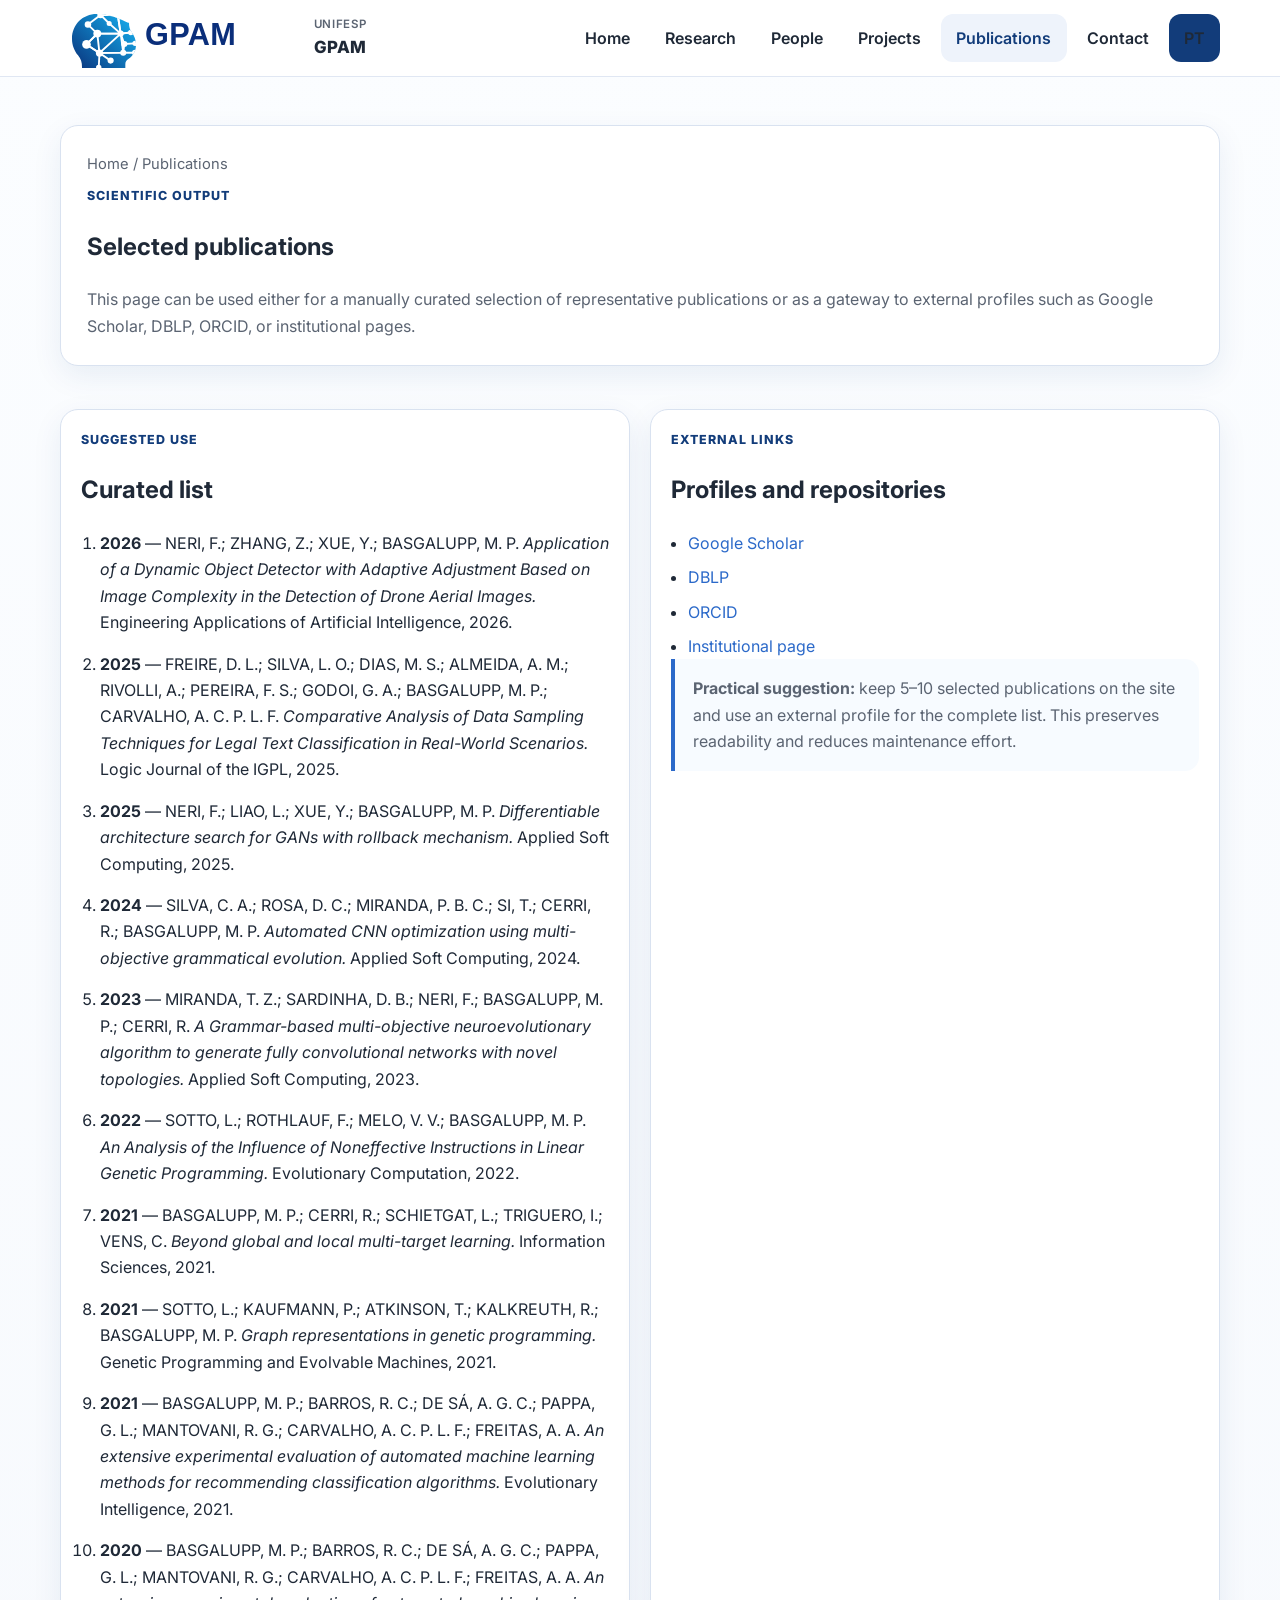
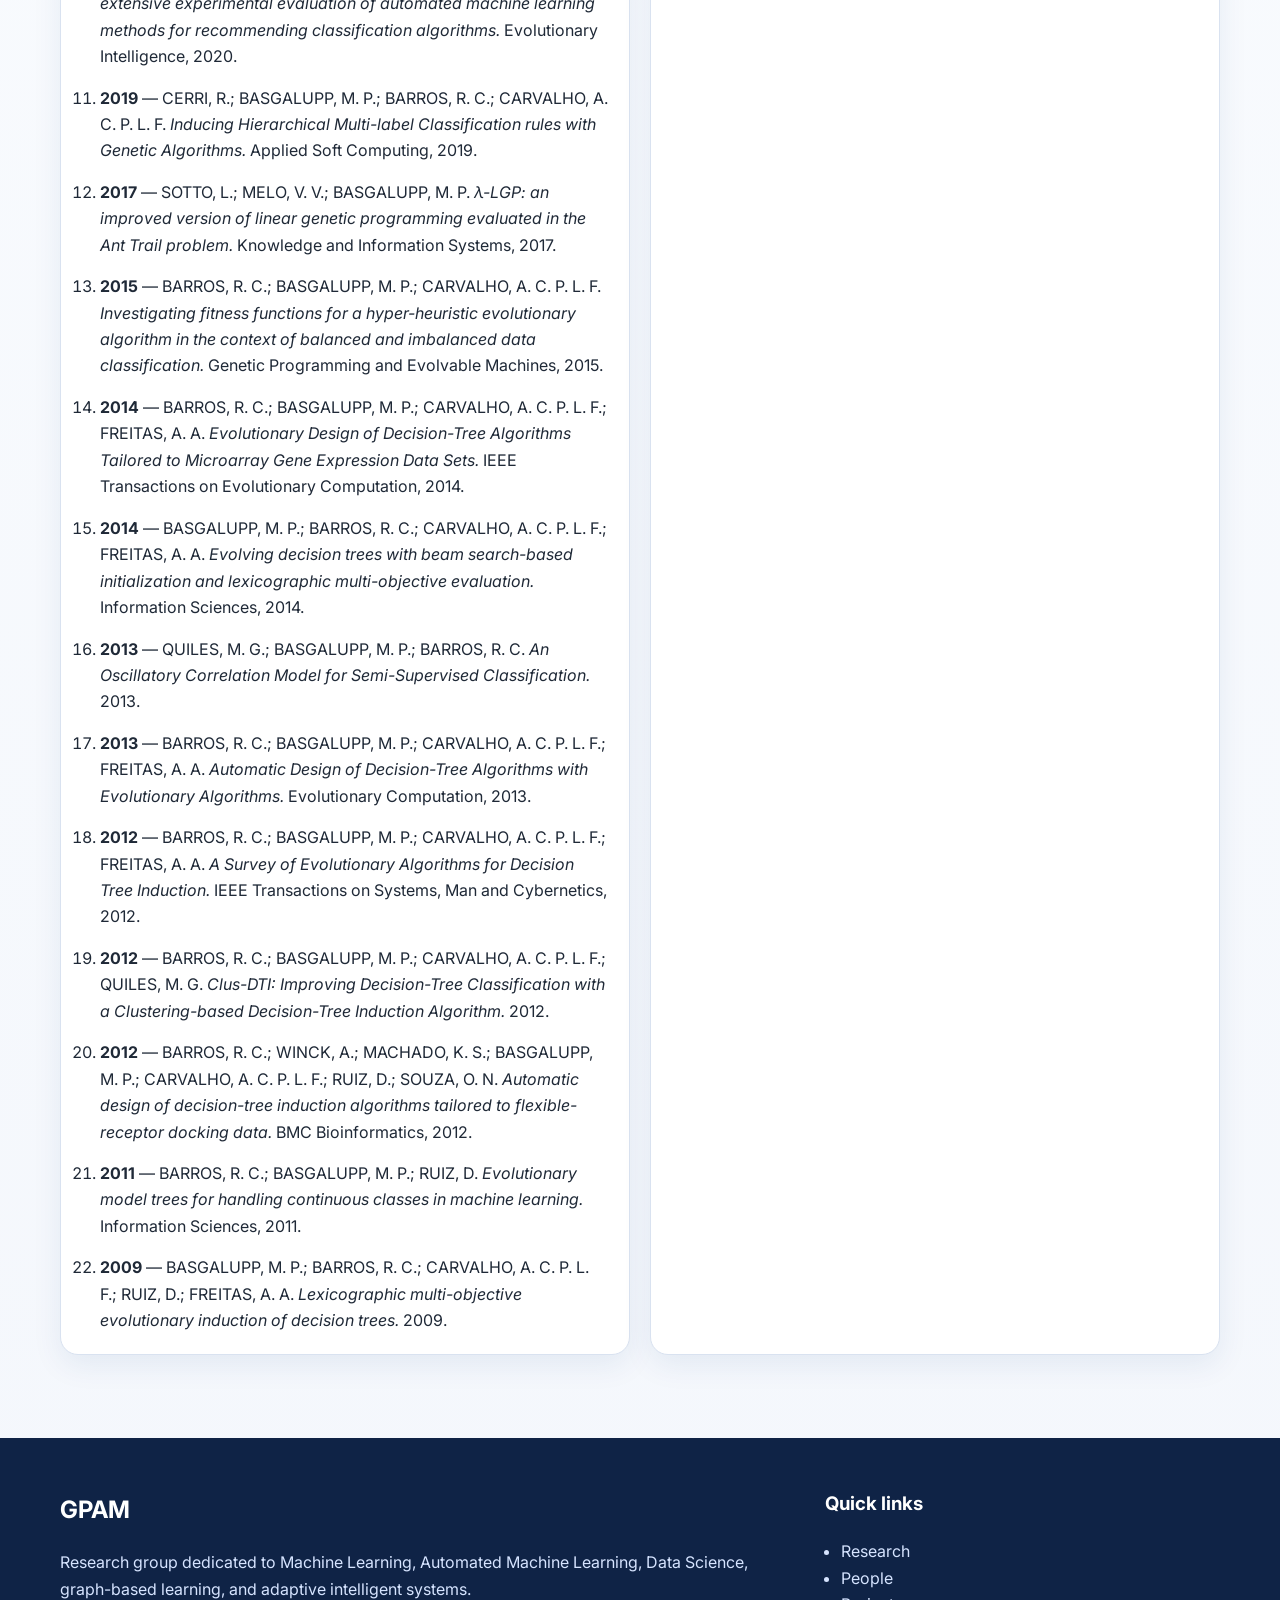
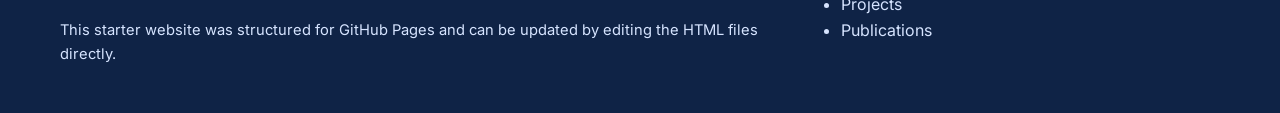
<file: publications.html>
<!doctype html>
<html lang="en">
<head>
  <meta charset="utf-8">
  <meta name="viewport" content="width=device-width, initial-scale=1">
  <title>Publications — GPAM</title>
  <meta name="description" content="GPAM — Grupo de Pesquisa em Aprendizado de Máquina at UNIFESP.">
  <link rel="preconnect" href="https://fonts.googleapis.com">
  <link rel="preconnect" href="https://fonts.gstatic.com" crossorigin>
  <link href="https://fonts.googleapis.com/css2?family=Inter:wght@400;500;600;700;800&display=swap" rel="stylesheet">
  <link rel="stylesheet" href="assets/css/style.css">
</head>
<body>
  <a class="skip-link" href="#main">Skip to content</a>
  <header class="site-header">
    <div class="container header-inner">
      <a class="brand" href="index.html">
        <img class="brand-mark" src="assets/img/logo-gpam.svg" alt="GPAM logo">
        <div class="brand-text">
          <small>UNIFESP</small>
          <span>GPAM</span>
        </div>
      </a>
      <button class="nav-toggle" type="button" aria-expanded="false" aria-label="Toggle navigation">Menu</button>
      <nav class="site-nav" aria-label="Primary">
        <ul>
          <li><a href="index.html">Home</a></li>
<li><a href="research.html">Research</a></li>
<li><a href="people.html">People</a></li>
<li><a href="projects.html">Projects</a></li>
<li><a href="publications.html" aria-current="page">Publications</a></li>
<li><a href="contact.html">Contact</a></li>
          <li><a class="lang-switch" href="pt/publications.html">PT</a></li>
        </ul>
      </nav>
    </div>
  </header>
  <main id="main">
    
<section class="page-hero"><div class="container"><div class="card"><div class="breadcrumb">Home / Publications</div><div class="kicker">Scientific output</div><h1>Selected publications</h1><p>This page can be used either for a manually curated selection of representative publications or as a gateway to external profiles such as Google Scholar, DBLP, ORCID, or institutional pages.</p></div></div></section>
<section class="section"><div class="container grid grid-2">
  <div class="card">
    <div class="kicker">Suggested use</div>
    <h2>Curated list</h2>
    <ol class="pub-list">
      <li><strong>2026</strong> — NERI, F.; ZHANG, Z.; XUE, Y.; BASGALUPP, M. P. <i>Application of a Dynamic Object Detector with Adaptive Adjustment Based on Image Complexity in the Detection of Drone Aerial Images.</i> Engineering Applications of Artificial Intelligence, 2026.</li>

<li><strong>2025</strong> — FREIRE, D. L.; SILVA, L. O.; DIAS, M. S.; ALMEIDA, A. M.; RIVOLLI, A.; PEREIRA, F. S.; GODOI, G. A.; BASGALUPP, M. P.; CARVALHO, A. C. P. L. F. <i>Comparative Analysis of Data Sampling Techniques for Legal Text Classification in Real-World Scenarios.</i> Logic Journal of the IGPL, 2025.</li>

<li><strong>2025</strong> — NERI, F.; LIAO, L.; XUE, Y.; BASGALUPP, M. P. <i>Differentiable architecture search for GANs with rollback mechanism.</i> Applied Soft Computing, 2025.</li>

<li><strong>2024</strong> — SILVA, C. A.; ROSA, D. C.; MIRANDA, P. B. C.; SI, T.; CERRI, R.; BASGALUPP, M. P. <i>Automated CNN optimization using multi-objective grammatical evolution.</i> Applied Soft Computing, 2024.</li>

<li><strong>2023</strong> — MIRANDA, T. Z.; SARDINHA, D. B.; NERI, F.; BASGALUPP, M. P.; CERRI, R. <i>A Grammar-based multi-objective neuroevolutionary algorithm to generate fully convolutional networks with novel topologies.</i> Applied Soft Computing, 2023.</li>

<li><strong>2022</strong> — SOTTO, L.; ROTHLAUF, F.; MELO, V. V.; BASGALUPP, M. P. <i>An Analysis of the Influence of Noneffective Instructions in Linear Genetic Programming.</i> Evolutionary Computation, 2022.</li>

<li><strong>2021</strong> — BASGALUPP, M. P.; CERRI, R.; SCHIETGAT, L.; TRIGUERO, I.; VENS, C. <i>Beyond global and local multi-target learning.</i> Information Sciences, 2021.</li>

<li><strong>2021</strong> — SOTTO, L.; KAUFMANN, P.; ATKINSON, T.; KALKREUTH, R.; BASGALUPP, M. P. <i>Graph representations in genetic programming.</i> Genetic Programming and Evolvable Machines, 2021.</li>

<li><strong>2021</strong> — BASGALUPP, M. P.; BARROS, R. C.; DE SÁ, A. G. C.; PAPPA, G. L.; MANTOVANI, R. G.; CARVALHO, A. C. P. L. F.; FREITAS, A. A. <i>An extensive experimental evaluation of automated machine learning methods for recommending classification algorithms.</i> Evolutionary Intelligence, 2021.</li>

<li><strong>2020</strong> — BASGALUPP, M. P.; BARROS, R. C.; DE SÁ, A. G. C.; PAPPA, G. L.; MANTOVANI, R. G.; CARVALHO, A. C. P. L. F.; FREITAS, A. A. <i>An extensive experimental evaluation of automated machine learning methods for recommending classification algorithms.</i> Evolutionary Intelligence, 2020.</li>

<li><strong>2019</strong> — CERRI, R.; BASGALUPP, M. P.; BARROS, R. C.; CARVALHO, A. C. P. L. F. <i>Inducing Hierarchical Multi-label Classification rules with Genetic Algorithms.</i> Applied Soft Computing, 2019.</li>

<li><strong>2017</strong> — SOTTO, L.; MELO, V. V.; BASGALUPP, M. P. <i>λ-LGP: an improved version of linear genetic programming evaluated in the Ant Trail problem.</i> Knowledge and Information Systems, 2017.</li>

<li><strong>2015</strong> — BARROS, R. C.; BASGALUPP, M. P.; CARVALHO, A. C. P. L. F. <i>Investigating fitness functions for a hyper-heuristic evolutionary algorithm in the context of balanced and imbalanced data classification.</i> Genetic Programming and Evolvable Machines, 2015.</li>

<li><strong>2014</strong> — BARROS, R. C.; BASGALUPP, M. P.; CARVALHO, A. C. P. L. F.; FREITAS, A. A. <i>Evolutionary Design of Decision-Tree Algorithms Tailored to Microarray Gene Expression Data Sets.</i> IEEE Transactions on Evolutionary Computation, 2014.</li>

<li><strong>2014</strong> — BASGALUPP, M. P.; BARROS, R. C.; CARVALHO, A. C. P. L. F.; FREITAS, A. A. <i>Evolving decision trees with beam search-based initialization and lexicographic multi-objective evaluation.</i> Information Sciences, 2014.</li>

<li><strong>2013</strong> — QUILES, M. G.; BASGALUPP, M. P.; BARROS, R. C. <i>An Oscillatory Correlation Model for Semi-Supervised Classification.</i> 2013.</li>

<li><strong>2013</strong> — BARROS, R. C.; BASGALUPP, M. P.; CARVALHO, A. C. P. L. F.; FREITAS, A. A. <i>Automatic Design of Decision-Tree Algorithms with Evolutionary Algorithms.</i> Evolutionary Computation, 2013.</li>

<li><strong>2012</strong> — BARROS, R. C.; BASGALUPP, M. P.; CARVALHO, A. C. P. L. F.; FREITAS, A. A. <i>A Survey of Evolutionary Algorithms for Decision Tree Induction.</i> IEEE Transactions on Systems, Man and Cybernetics, 2012.</li>

<li><strong>2012</strong> — BARROS, R. C.; BASGALUPP, M. P.; CARVALHO, A. C. P. L. F.; QUILES, M. G. <i>Clus-DTI: Improving Decision-Tree Classification with a Clustering-based Decision-Tree Induction Algorithm.</i> 2012.</li>

<li><strong>2012</strong> — BARROS, R. C.; WINCK, A.; MACHADO, K. S.; BASGALUPP, M. P.; CARVALHO, A. C. P. L. F.; RUIZ, D.; SOUZA, O. N. <i>Automatic design of decision-tree induction algorithms tailored to flexible-receptor docking data.</i> BMC Bioinformatics, 2012.</li>

<li><strong>2011</strong> — BARROS, R. C.; BASGALUPP, M. P.; RUIZ, D. <i>Evolutionary model trees for handling continuous classes in machine learning.</i> Information Sciences, 2011.</li>

<li><strong>2009</strong> — BASGALUPP, M. P.; BARROS, R. C.; CARVALHO, A. C. P. L. F.; RUIZ, D.; FREITAS, A. A. <i>Lexicographic multi-objective evolutionary induction of decision trees.</i> 2009.</li>
    </ol>
  </div>
  <div class="card">
    <div class="kicker">External links</div>
    <h2>Profiles and repositories</h2>
    <ul class="highlight-list">
      <li><a href="#">Google Scholar</a></li>
      <li><a href="#">DBLP</a></li>
      <li><a href="#">ORCID</a></li>
      <li><a href="#">Institutional page</a></li>
    </ul>
    <p class="note"><strong>Practical suggestion:</strong> keep 5–10 selected publications on the site and use an external profile for the complete list. This preserves readability and reduces maintenance effort.</p>
  </div>
</div></section>

  </main>
  <footer class="site-footer">
    <div class="container footer-grid">
      <div>
        <h2>GPAM</h2>
        <p>Research group dedicated to Machine Learning, Automated Machine Learning, Data Science, graph-based learning, and adaptive intelligent systems.</p>
        <p class="small">This starter website was structured for GitHub Pages and can be updated by editing the HTML files directly.</p>
      </div>
      <div>
        <h3>Quick links</h3>
        <ul>
          <li><a href="research.html">Research</a></li>
          <li><a href="people.html">People</a></li>
          <li><a href="projects.html">Projects</a></li>
          <li><a href="publications.html">Publications</a></li>
        </ul>
      </div>
    </div>
  </footer>
  <script src="assets/js/main.js"></script>
</body>
</html>
</file>
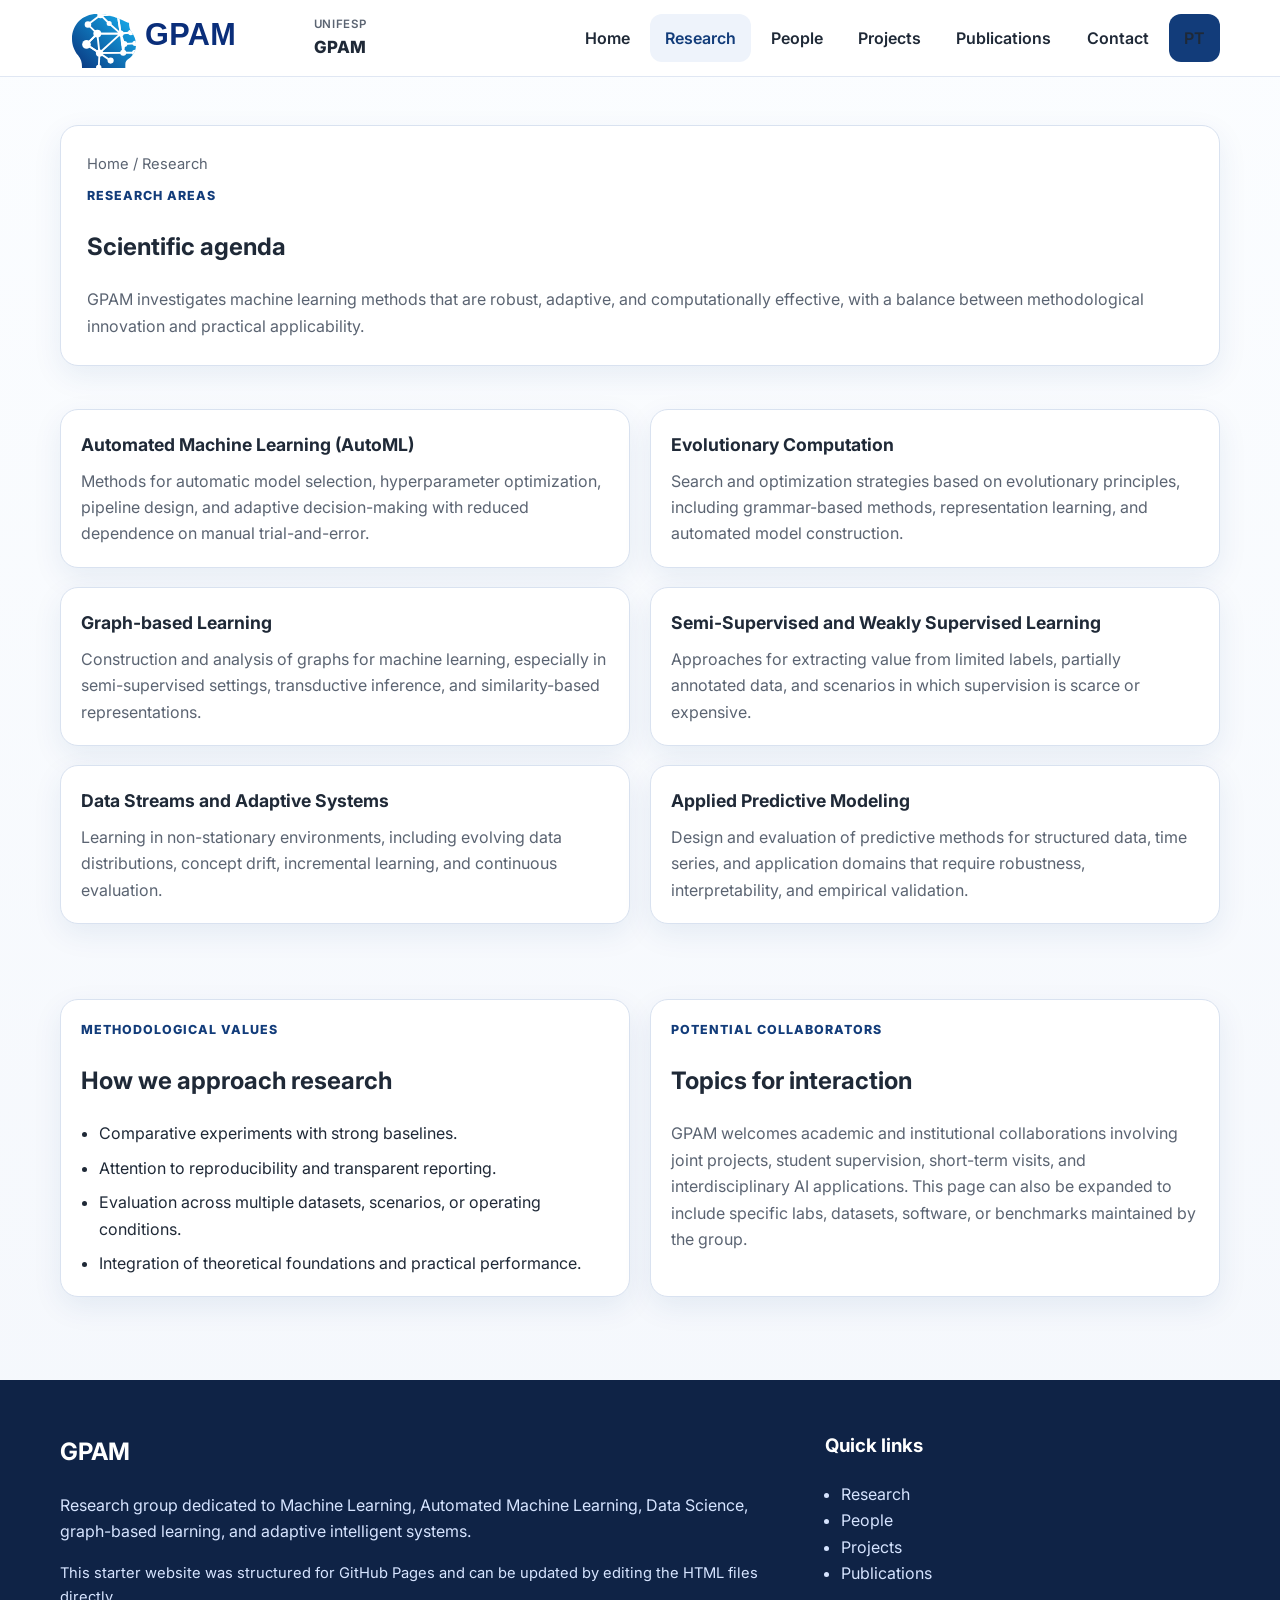
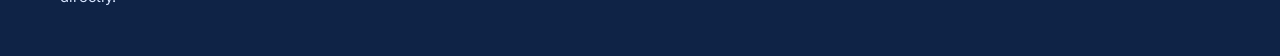
<file: research.html>
<!doctype html>
<html lang="en">
<head>
  <meta charset="utf-8">
  <meta name="viewport" content="width=device-width, initial-scale=1">
  <title>Research — GPAM</title>
  <meta name="description" content="GPAM — Grupo de Pesquisa em Aprendizado de Máquina at UNIFESP.">
  <link rel="preconnect" href="https://fonts.googleapis.com">
  <link rel="preconnect" href="https://fonts.gstatic.com" crossorigin>
  <link href="https://fonts.googleapis.com/css2?family=Inter:wght@400;500;600;700;800&display=swap" rel="stylesheet">
  <link rel="stylesheet" href="assets/css/style.css">
</head>
<body>
  <a class="skip-link" href="#main">Skip to content</a>
  <header class="site-header">
    <div class="container header-inner">
      <a class="brand" href="index.html">
        <img class="brand-mark" src="assets/img/logo-gpam.svg" alt="GPAM logo">
        <div class="brand-text">
          <small>UNIFESP</small>
          <span>GPAM</span>
        </div>
      </a>
      <button class="nav-toggle" type="button" aria-expanded="false" aria-label="Toggle navigation">Menu</button>
      <nav class="site-nav" aria-label="Primary">
        <ul>
          <li><a href="index.html">Home</a></li>
<li><a href="research.html" aria-current="page">Research</a></li>
<li><a href="people.html">People</a></li>
<li><a href="projects.html">Projects</a></li>
<li><a href="publications.html">Publications</a></li>
<li><a href="contact.html">Contact</a></li>
          <li><a class="lang-switch" href="pt/research.html">PT</a></li>
        </ul>
      </nav>
    </div>
  </header>
  <main id="main">
    
<section class="page-hero">
  <div class="container">
    <div class="card">
      <div class="breadcrumb">Home / Research</div>
      <div class="kicker">Research areas</div>
      <h1>Scientific agenda</h1>
      <p>GPAM investigates machine learning methods that are robust, adaptive, and computationally effective, with a balance between methodological innovation and practical applicability.</p>
    </div>
  </div>
</section>
<section class="section">
  <div class="container grid grid-2">
    <article class="card"><h3>Automated Machine Learning (AutoML)</h3><p>Methods for automatic model selection, hyperparameter optimization, pipeline design, and adaptive decision-making with reduced dependence on manual trial-and-error.</p></article>
    <article class="card"><h3>Evolutionary Computation</h3><p>Search and optimization strategies based on evolutionary principles, including grammar-based methods, representation learning, and automated model construction.</p></article>
    <article class="card"><h3>Graph-based Learning</h3><p>Construction and analysis of graphs for machine learning, especially in semi-supervised settings, transductive inference, and similarity-based representations.</p></article>
    <article class="card"><h3>Semi-Supervised and Weakly Supervised Learning</h3><p>Approaches for extracting value from limited labels, partially annotated data, and scenarios in which supervision is scarce or expensive.</p></article>
    <article class="card"><h3>Data Streams and Adaptive Systems</h3><p>Learning in non-stationary environments, including evolving data distributions, concept drift, incremental learning, and continuous evaluation.</p></article>
    <article class="card"><h3>Applied Predictive Modeling</h3><p>Design and evaluation of predictive methods for structured data, time series, and application domains that require robustness, interpretability, and empirical validation.</p></article>
  </div>
</section>
<section class="section">
  <div class="container grid grid-2">
    <div class="card">
      <div class="kicker">Methodological values</div>
      <h2>How we approach research</h2>
      <ul class="highlight-list">
        <li>Comparative experiments with strong baselines.</li>
        <li>Attention to reproducibility and transparent reporting.</li>
        <li>Evaluation across multiple datasets, scenarios, or operating conditions.</li>
        <li>Integration of theoretical foundations and practical performance.</li>
      </ul>
    </div>
    <div class="card">
      <div class="kicker">Potential collaborators</div>
      <h2>Topics for interaction</h2>
      <p>GPAM welcomes academic and institutional collaborations involving joint projects, student supervision, short-term visits, and interdisciplinary AI applications. This page can also be expanded to include specific labs, datasets, software, or benchmarks maintained by the group.</p>
    </div>
  </div>
</section>

  </main>
  <footer class="site-footer">
    <div class="container footer-grid">
      <div>
        <h2>GPAM</h2>
        <p>Research group dedicated to Machine Learning, Automated Machine Learning, Data Science, graph-based learning, and adaptive intelligent systems.</p>
        <p class="small">This starter website was structured for GitHub Pages and can be updated by editing the HTML files directly.</p>
      </div>
      <div>
        <h3>Quick links</h3>
        <ul>
          <li><a href="research.html">Research</a></li>
          <li><a href="people.html">People</a></li>
          <li><a href="projects.html">Projects</a></li>
          <li><a href="publications.html">Publications</a></li>
        </ul>
      </div>
    </div>
  </footer>
  <script src="assets/js/main.js"></script>
</body>
</html>
</file>
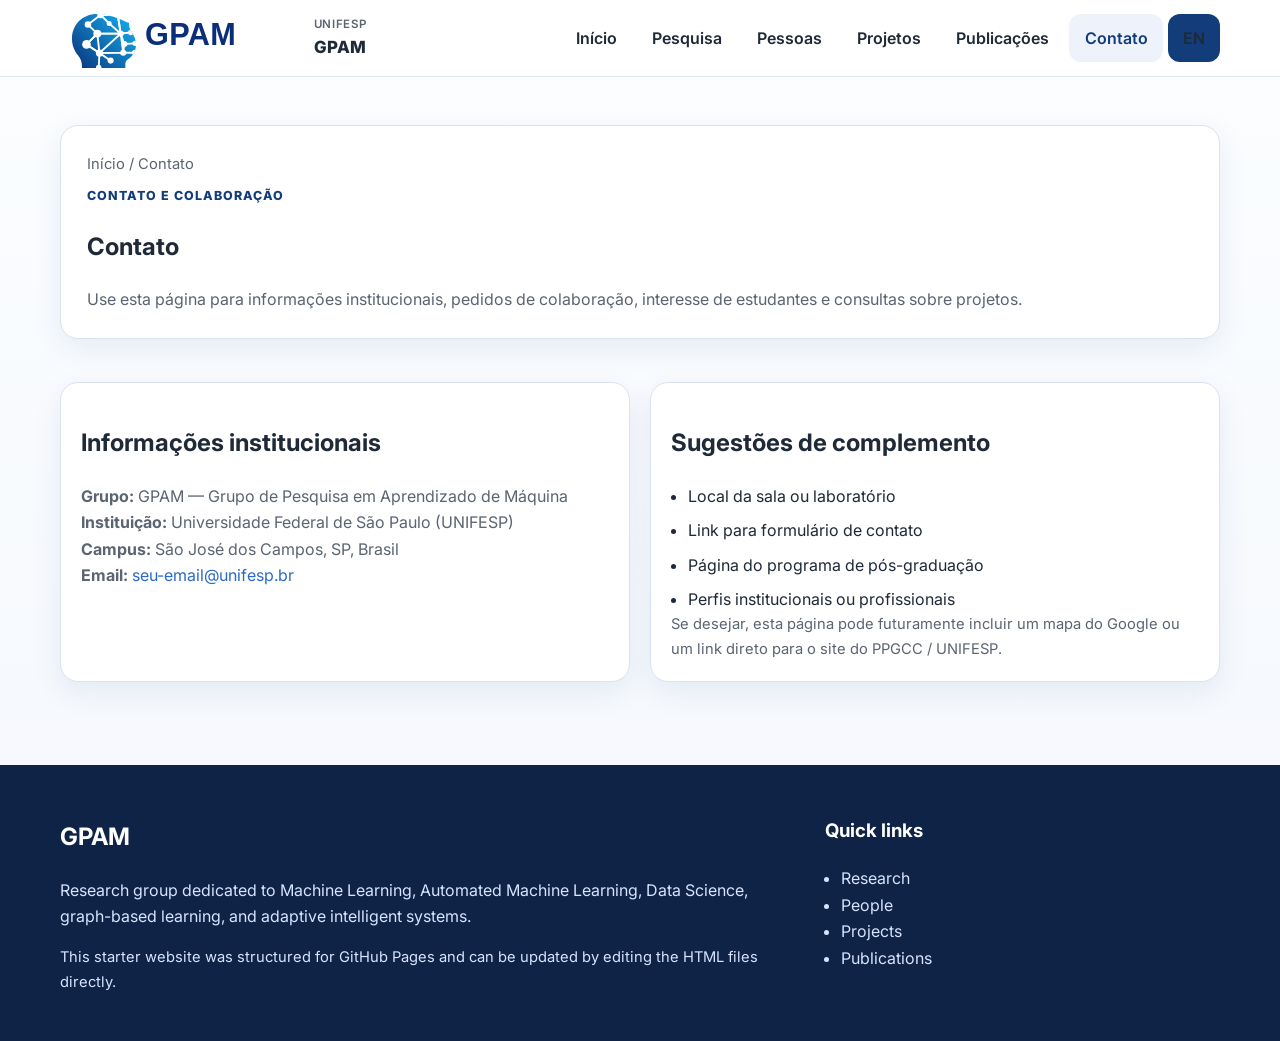
<file: pt/contact.html>
<!doctype html>
<html lang="pt">
<head>
  <meta charset="utf-8">
  <meta name="viewport" content="width=device-width, initial-scale=1">
  <title>Contato — GPAM</title>
  <meta name="description" content="GPAM — Grupo de Pesquisa em Aprendizado de Máquina at UNIFESP.">
  <link rel="preconnect" href="https://fonts.googleapis.com">
  <link rel="preconnect" href="https://fonts.gstatic.com" crossorigin>
  <link href="https://fonts.googleapis.com/css2?family=Inter:wght@400;500;600;700;800&display=swap" rel="stylesheet">
  <link rel="stylesheet" href="../assets/css/style.css">
</head>
<body>
  <a class="skip-link" href="#main">Skip to content</a>
  <header class="site-header">
    <div class="container header-inner">
      <a class="brand" href="index.html">
        <img class="brand-mark" src="../assets/img/logo-gpam.svg" alt="GPAM logo">
        <div class="brand-text">
          <small>UNIFESP</small>
          <span>GPAM</span>
        </div>
      </a>
      <button class="nav-toggle" type="button" aria-expanded="false" aria-label="Toggle navigation">Menu</button>
      <nav class="site-nav" aria-label="Primary">
        <ul>
          <li><a href="index.html">Início</a></li>
<li><a href="research.html">Pesquisa</a></li>
<li><a href="people.html">Pessoas</a></li>
<li><a href="projects.html">Projetos</a></li>
<li><a href="publications.html">Publicações</a></li>
<li><a href="contact.html" aria-current="page">Contato</a></li>
          <li><a class="lang-switch" href="../contact.html">EN</a></li>
        </ul>
      </nav>
    </div>
  </header>
  <main id="main">
    
<section class="page-hero"><div class="container"><div class="card"><div class="breadcrumb">Início / Contato</div><div class="kicker">Contato e colaboração</div><h1>Contato</h1><p>Use esta página para informações institucionais, pedidos de colaboração, interesse de estudantes e consultas sobre projetos.</p></div></div></section>
<section class="section"><div class="container contact-grid">
  <div class="card"><h2>Informações institucionais</h2><p><strong>Grupo:</strong> GPAM — Grupo de Pesquisa em Aprendizado de Máquina</p><p><strong>Instituição:</strong> Universidade Federal de São Paulo (UNIFESP)</p><p><strong>Campus:</strong> São José dos Campos, SP, Brasil</p><p><strong>Email:</strong> <a href="mailto:seu-email@unifesp.br">seu-email@unifesp.br</a></p></div>
  <div class="card"><h2>Sugestões de complemento</h2><ul class="highlight-list"><li>Local da sala ou laboratório</li><li>Link para formulário de contato</li><li>Página do programa de pós-graduação</li><li>Perfis institucionais ou profissionais</li></ul><p class="small">Se desejar, esta página pode futuramente incluir um mapa do Google ou um link direto para o site do PPGCC / UNIFESP.</p></div>
</div></section>

  </main>
  <footer class="site-footer">
    <div class="container footer-grid">
      <div>
        <h2>GPAM</h2>
        <p>Research group dedicated to Machine Learning, Automated Machine Learning, Data Science, graph-based learning, and adaptive intelligent systems.</p>
        <p class="small">This starter website was structured for GitHub Pages and can be updated by editing the HTML files directly.</p>
      </div>
      <div>
        <h3>Quick links</h3>
        <ul>
          <li><a href="research.html">Research</a></li>
          <li><a href="people.html">People</a></li>
          <li><a href="projects.html">Projects</a></li>
          <li><a href="publications.html">Publications</a></li>
        </ul>
      </div>
    </div>
  </footer>
  <script src="../assets/js/main.js"></script>
</body>
</html>
</file>
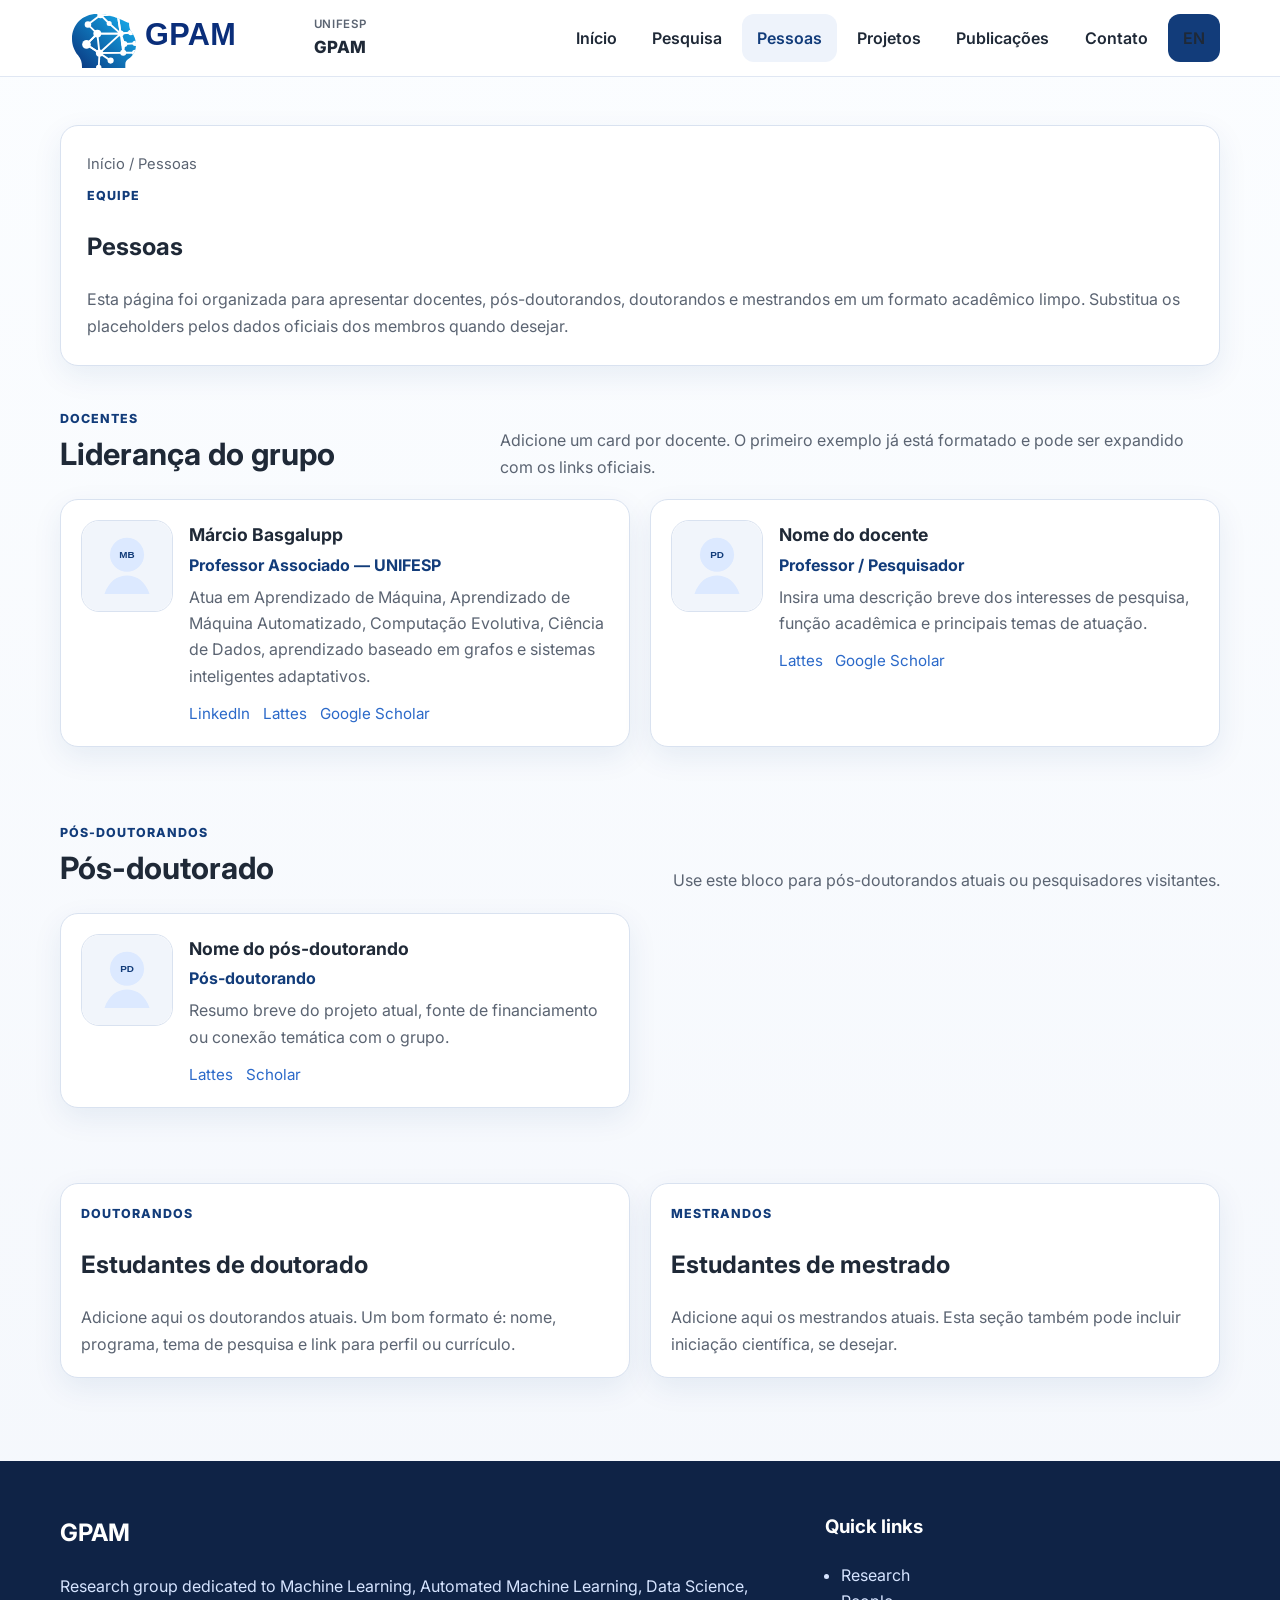
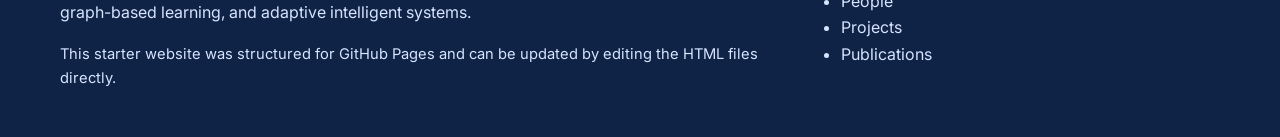
<file: pt/people.html>
<!doctype html>
<html lang="pt">
<head>
  <meta charset="utf-8">
  <meta name="viewport" content="width=device-width, initial-scale=1">
  <title>Pessoas — GPAM</title>
  <meta name="description" content="GPAM — Grupo de Pesquisa em Aprendizado de Máquina at UNIFESP.">
  <link rel="preconnect" href="https://fonts.googleapis.com">
  <link rel="preconnect" href="https://fonts.gstatic.com" crossorigin>
  <link href="https://fonts.googleapis.com/css2?family=Inter:wght@400;500;600;700;800&display=swap" rel="stylesheet">
  <link rel="stylesheet" href="../assets/css/style.css">
</head>
<body>
  <a class="skip-link" href="#main">Skip to content</a>
  <header class="site-header">
    <div class="container header-inner">
      <a class="brand" href="index.html">
        <img class="brand-mark" src="../assets/img/logo-gpam.svg" alt="GPAM logo">
        <div class="brand-text">
          <small>UNIFESP</small>
          <span>GPAM</span>
        </div>
      </a>
      <button class="nav-toggle" type="button" aria-expanded="false" aria-label="Toggle navigation">Menu</button>
      <nav class="site-nav" aria-label="Primary">
        <ul>
          <li><a href="index.html">Início</a></li>
<li><a href="research.html">Pesquisa</a></li>
<li><a href="people.html" aria-current="page">Pessoas</a></li>
<li><a href="projects.html">Projetos</a></li>
<li><a href="publications.html">Publicações</a></li>
<li><a href="contact.html">Contato</a></li>
          <li><a class="lang-switch" href="../people.html">EN</a></li>
        </ul>
      </nav>
    </div>
  </header>
  <main id="main">
    
<section class="page-hero"><div class="container"><div class="card"><div class="breadcrumb">Início / Pessoas</div><div class="kicker">Equipe</div><h1>Pessoas</h1><p>Esta página foi organizada para apresentar docentes, pós-doutorandos, doutorandos e mestrandos em um formato acadêmico limpo. Substitua os placeholders pelos dados oficiais dos membros quando desejar.</p></div></div></section>
<section class="section"><div class="container">
<div class="section-header"><div><div class="kicker">Docentes</div><h2>Liderança do grupo</h2></div><p>Adicione um card por docente. O primeiro exemplo já está formatado e pode ser expandido com os links oficiais.</p></div>
<div class="grid grid-2">
  <article class="card person-card">
    <img src="../assets/img/people/placeholder-mb.svg" alt="Placeholder de perfil">
    <div>
      <h3>Márcio Basgalupp</h3>
      <div class="person-role">Professor Associado — UNIFESP</div>
      <p>Atua em Aprendizado de Máquina, Aprendizado de Máquina Automatizado, Computação Evolutiva, Ciência de Dados, aprendizado baseado em grafos e sistemas inteligentes adaptativos.</p>
      <div class="person-links">
        <a href="https://www.linkedin.com/in/basgalupp/">LinkedIn</a>
        <a href="#">Lattes</a>
        <a href="#">Google Scholar</a>
      </div>
    </div>
  </article>
  <article class="card person-card">
    <img src="../assets/img/people/placeholder-pp.svg" alt="Placeholder de perfil">
    <div>
      <h3>Nome do docente</h3>
      <div class="person-role">Professor / Pesquisador</div>
      <p>Insira uma descrição breve dos interesses de pesquisa, função acadêmica e principais temas de atuação.</p>
      <div class="person-links"><a href="#">Lattes</a><a href="#">Google Scholar</a></div>
    </div>
  </article>
</div>
</div></section>
<section class="section"><div class="container">
<div class="section-header"><div><div class="kicker">Pós-doutorandos</div><h2>Pós-doutorado</h2></div><p>Use este bloco para pós-doutorandos atuais ou pesquisadores visitantes.</p></div>
<div class="grid grid-2">
  <article class="card person-card"><img src="../assets/img/people/placeholder-pp.svg" alt="Placeholder de perfil"><div><h3>Nome do pós-doutorando</h3><div class="person-role">Pós-doutorando</div><p>Resumo breve do projeto atual, fonte de financiamento ou conexão temática com o grupo.</p><div class="person-links"><a href="#">Lattes</a><a href="#">Scholar</a></div></div></article>
</div>
</div></section>
<section class="section"><div class="container grid grid-2">
<div class="card"><div class="kicker">Doutorandos</div><h2>Estudantes de doutorado</h2><p class="empty-list">Adicione aqui os doutorandos atuais. Um bom formato é: nome, programa, tema de pesquisa e link para perfil ou currículo.</p></div>
<div class="card"><div class="kicker">Mestrandos</div><h2>Estudantes de mestrado</h2><p class="empty-list">Adicione aqui os mestrandos atuais. Esta seção também pode incluir iniciação científica, se desejar.</p></div>
</div></section>

  </main>
  <footer class="site-footer">
    <div class="container footer-grid">
      <div>
        <h2>GPAM</h2>
        <p>Research group dedicated to Machine Learning, Automated Machine Learning, Data Science, graph-based learning, and adaptive intelligent systems.</p>
        <p class="small">This starter website was structured for GitHub Pages and can be updated by editing the HTML files directly.</p>
      </div>
      <div>
        <h3>Quick links</h3>
        <ul>
          <li><a href="research.html">Research</a></li>
          <li><a href="people.html">People</a></li>
          <li><a href="projects.html">Projects</a></li>
          <li><a href="publications.html">Publications</a></li>
        </ul>
      </div>
    </div>
  </footer>
  <script src="../assets/js/main.js"></script>
</body>
</html>
</file>
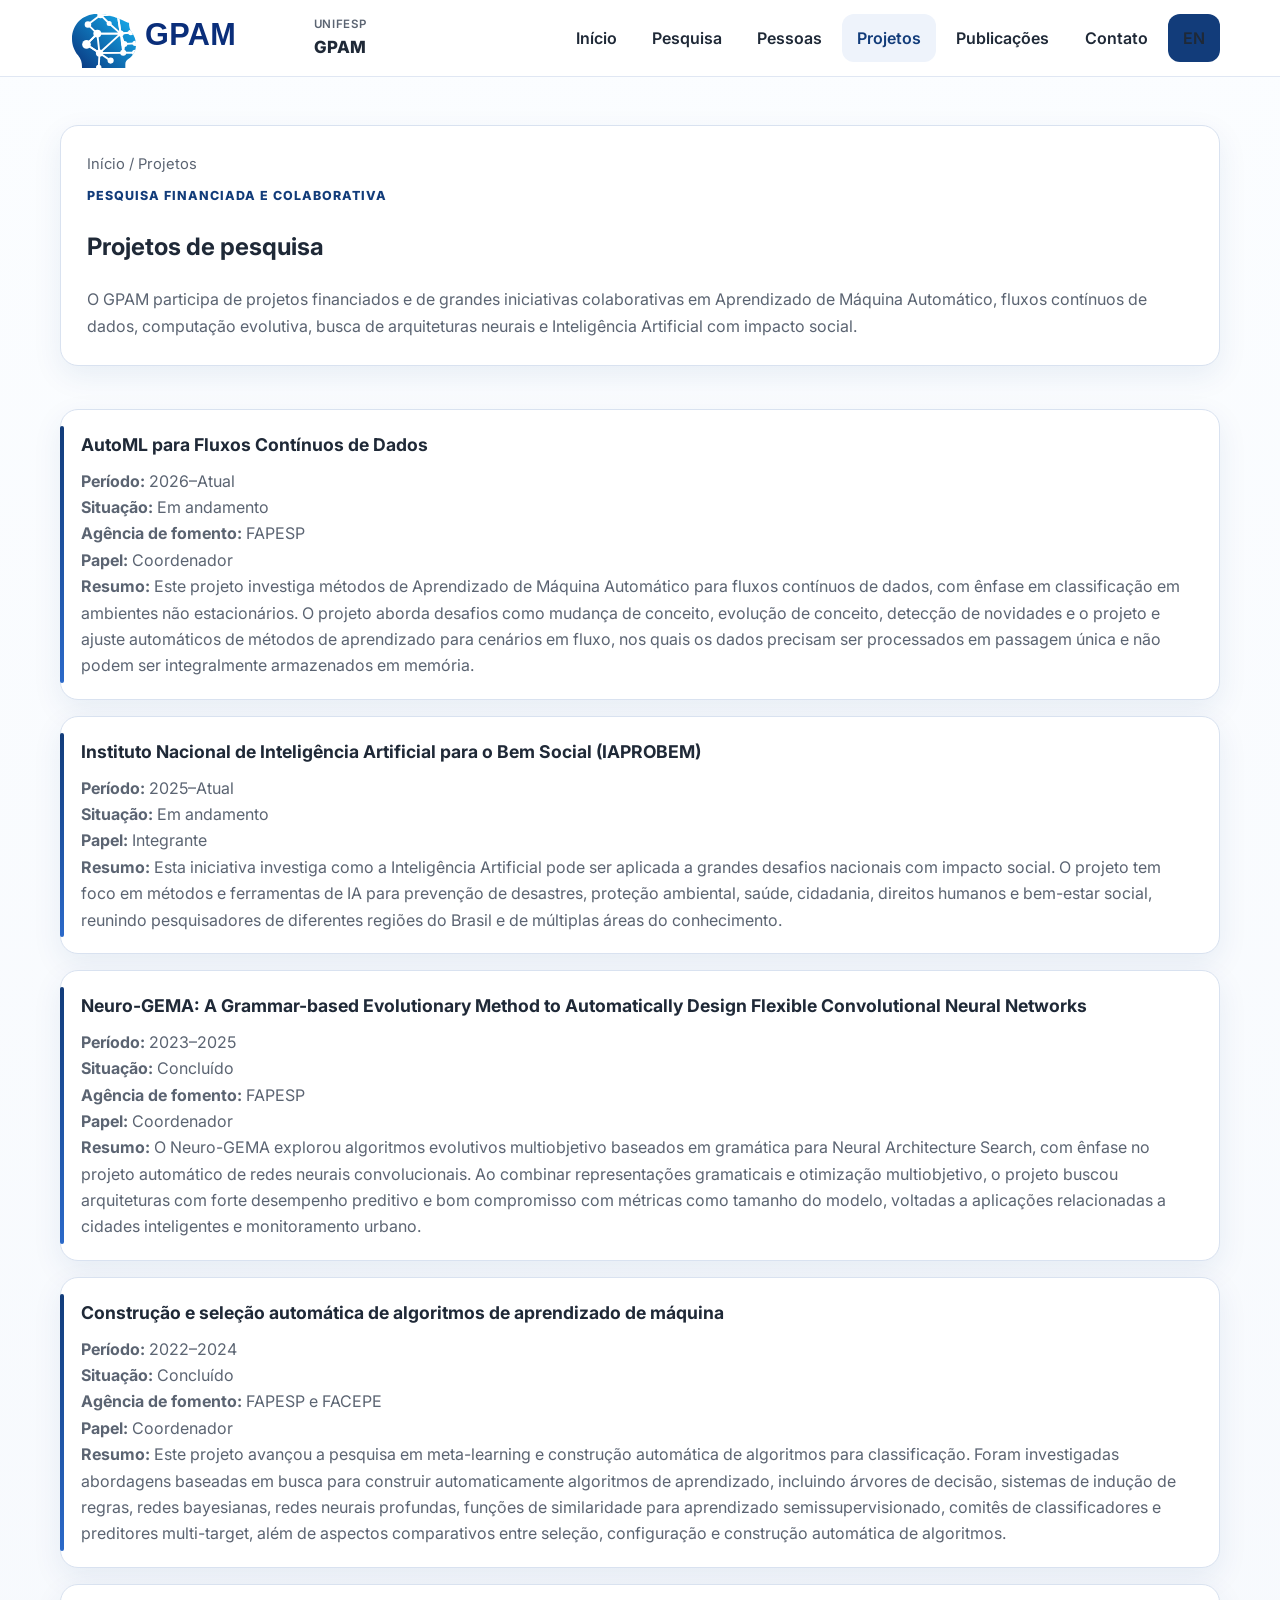
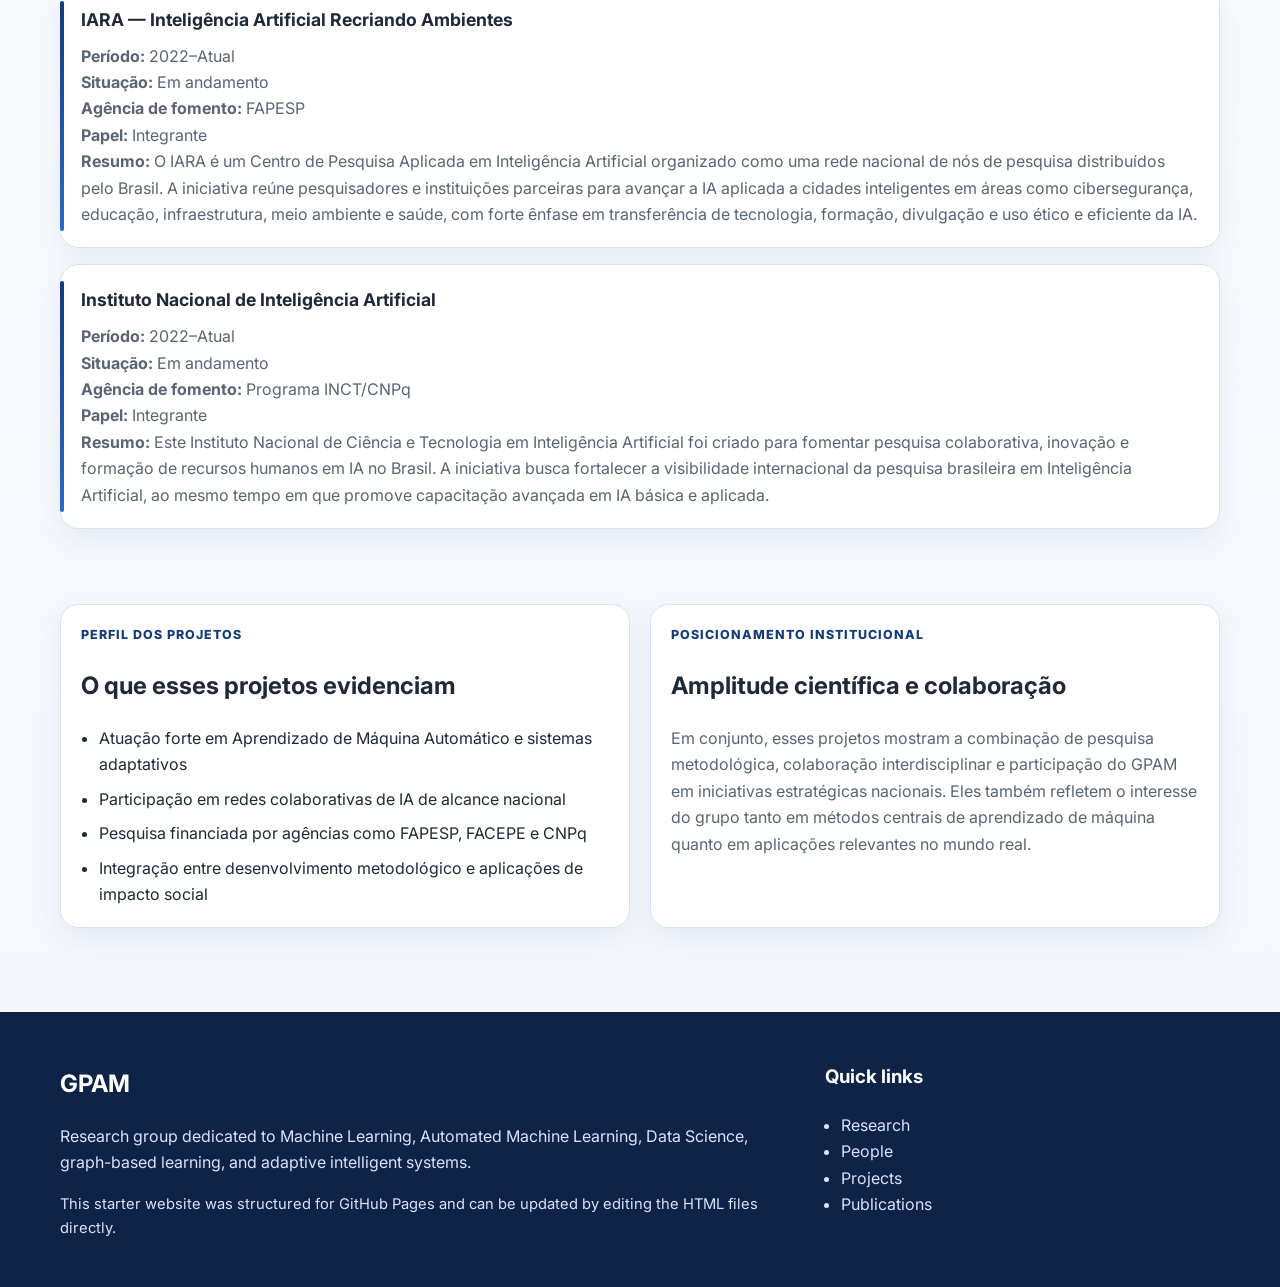
<file: pt/projects.html>
<!doctype html>
<html lang="pt">
<head>
  <meta charset="utf-8">
  <meta name="viewport" content="width=device-width, initial-scale=1">
  <title>Projetos — GPAM</title>
  <meta name="description" content="GPAM — Grupo de Pesquisa em Aprendizado de Máquina at UNIFESP.">
  <link rel="preconnect" href="https://fonts.googleapis.com">
  <link rel="preconnect" href="https://fonts.gstatic.com" crossorigin>
  <link href="https://fonts.googleapis.com/css2?family=Inter:wght@400;500;600;700;800&display=swap" rel="stylesheet">
  <link rel="stylesheet" href="../assets/css/style.css">
</head>
<body>
  <a class="skip-link" href="#main">Skip to content</a>
  <header class="site-header">
    <div class="container header-inner">
      <a class="brand" href="index.html">
        <img class="brand-mark" src="../assets/img/logo-gpam.svg" alt="GPAM logo">
        <div class="brand-text">
          <small>UNIFESP</small>
          <span>GPAM</span>
        </div>
      </a>
      <button class="nav-toggle" type="button" aria-expanded="false" aria-label="Toggle navigation">Menu</button>
      <nav class="site-nav" aria-label="Primary">
        <ul>
          <li><a href="index.html">Início</a></li>
          <li><a href="research.html">Pesquisa</a></li>
          <li><a href="people.html">Pessoas</a></li>
          <li><a href="projects.html" aria-current="page">Projetos</a></li>
          <li><a href="publications.html">Publicações</a></li>
          <li><a href="contact.html">Contato</a></li>
          <li><a class="lang-switch" href="../projects.html">EN</a></li>
        </ul>
      </nav>
    </div>
  </header>

  <main id="main">
    <section class="page-hero">
      <div class="container">
        <div class="card">
          <div class="breadcrumb">Início / Projetos</div>
          <div class="kicker">Pesquisa financiada e colaborativa</div>
          <h1>Projetos de pesquisa</h1>
          <p>
            O GPAM participa de projetos financiados e de grandes iniciativas colaborativas em
            Aprendizado de Máquina Automático, fluxos contínuos de dados, computação evolutiva,
            busca de arquiteturas neurais e Inteligência Artificial com impacto social.
          </p>
        </div>
      </div>
    </section>

    <section class="section">
      <div class="container timeline">

        <article class="card">
          <h3>AutoML para Fluxos Contínuos de Dados</h3>
          <p><strong>Período:</strong> 2026–Atual</p>
          <p><strong>Situação:</strong> Em andamento</p>
          <p><strong>Agência de fomento:</strong> FAPESP</p>
          <p><strong>Papel:</strong> Coordenador</p>
          <p><strong>Resumo:</strong> Este projeto investiga métodos de Aprendizado de Máquina Automático para fluxos contínuos de dados, com ênfase em classificação em ambientes não estacionários. O projeto aborda desafios como mudança de conceito, evolução de conceito, detecção de novidades e o projeto e ajuste automáticos de métodos de aprendizado para cenários em fluxo, nos quais os dados precisam ser processados em passagem única e não podem ser integralmente armazenados em memória.</p>
        </article>

        <article class="card">
          <h3>Instituto Nacional de Inteligência Artificial para o Bem Social (IAPROBEM)</h3>
          <p><strong>Período:</strong> 2025–Atual</p>
          <p><strong>Situação:</strong> Em andamento</p>
          <p><strong>Papel:</strong> Integrante</p>
          <p><strong>Resumo:</strong> Esta iniciativa investiga como a Inteligência Artificial pode ser aplicada a grandes desafios nacionais com impacto social. O projeto tem foco em métodos e ferramentas de IA para prevenção de desastres, proteção ambiental, saúde, cidadania, direitos humanos e bem-estar social, reunindo pesquisadores de diferentes regiões do Brasil e de múltiplas áreas do conhecimento.</p>
        </article>

        <article class="card">
          <h3>Neuro-GEMA: A Grammar-based Evolutionary Method to Automatically Design Flexible Convolutional Neural Networks</h3>
          <p><strong>Período:</strong> 2023–2025</p>
          <p><strong>Situação:</strong> Concluído</p>
          <p><strong>Agência de fomento:</strong> FAPESP</p>
          <p><strong>Papel:</strong> Coordenador</p>
          <p><strong>Resumo:</strong> O Neuro-GEMA explorou algoritmos evolutivos multiobjetivo baseados em gramática para Neural Architecture Search, com ênfase no projeto automático de redes neurais convolucionais. Ao combinar representações gramaticais e otimização multiobjetivo, o projeto buscou arquiteturas com forte desempenho preditivo e bom compromisso com métricas como tamanho do modelo, voltadas a aplicações relacionadas a cidades inteligentes e monitoramento urbano.</p>
        </article>

        <article class="card">
          <h3>Construção e seleção automática de algoritmos de aprendizado de máquina</h3>
          <p><strong>Período:</strong> 2022–2024</p>
          <p><strong>Situação:</strong> Concluído</p>
          <p><strong>Agência de fomento:</strong> FAPESP e FACEPE</p>
          <p><strong>Papel:</strong> Coordenador</p>
          <p><strong>Resumo:</strong> Este projeto avançou a pesquisa em meta-learning e construção automática de algoritmos para classificação. Foram investigadas abordagens baseadas em busca para construir automaticamente algoritmos de aprendizado, incluindo árvores de decisão, sistemas de indução de regras, redes bayesianas, redes neurais profundas, funções de similaridade para aprendizado semissupervisionado, comitês de classificadores e preditores multi-target, além de aspectos comparativos entre seleção, configuração e construção automática de algoritmos.</p>
        </article>

        <article class="card">
          <h3>IARA — Inteligência Artificial Recriando Ambientes</h3>
          <p><strong>Período:</strong> 2022–Atual</p>
          <p><strong>Situação:</strong> Em andamento</p>
          <p><strong>Agência de fomento:</strong> FAPESP</p>
          <p><strong>Papel:</strong> Integrante</p>
          <p><strong>Resumo:</strong> O IARA é um Centro de Pesquisa Aplicada em Inteligência Artificial organizado como uma rede nacional de nós de pesquisa distribuídos pelo Brasil. A iniciativa reúne pesquisadores e instituições parceiras para avançar a IA aplicada a cidades inteligentes em áreas como cibersegurança, educação, infraestrutura, meio ambiente e saúde, com forte ênfase em transferência de tecnologia, formação, divulgação e uso ético e eficiente da IA.</p>
        </article>

        <article class="card">
          <h3>Instituto Nacional de Inteligência Artificial</h3>
          <p><strong>Período:</strong> 2022–Atual</p>
          <p><strong>Situação:</strong> Em andamento</p>
          <p><strong>Agência de fomento:</strong> Programa INCT/CNPq</p>
          <p><strong>Papel:</strong> Integrante</p>
          <p><strong>Resumo:</strong> Este Instituto Nacional de Ciência e Tecnologia em Inteligência Artificial foi criado para fomentar pesquisa colaborativa, inovação e formação de recursos humanos em IA no Brasil. A iniciativa busca fortalecer a visibilidade internacional da pesquisa brasileira em Inteligência Artificial, ao mesmo tempo em que promove capacitação avançada em IA básica e aplicada.</p>
        </article>

      </div>
    </section>

    <section class="section">
      <div class="container grid grid-2">
        <div class="card">
          <div class="kicker">Perfil dos projetos</div>
          <h2>O que esses projetos evidenciam</h2>
          <ul class="highlight-list">
            <li>Atuação forte em Aprendizado de Máquina Automático e sistemas adaptativos</li>
            <li>Participação em redes colaborativas de IA de alcance nacional</li>
            <li>Pesquisa financiada por agências como FAPESP, FACEPE e CNPq</li>
            <li>Integração entre desenvolvimento metodológico e aplicações de impacto social</li>
          </ul>
        </div>
        <div class="card">
          <div class="kicker">Posicionamento institucional</div>
          <h2>Amplitude científica e colaboração</h2>
          <p>
            Em conjunto, esses projetos mostram a combinação de pesquisa metodológica,
            colaboração interdisciplinar e participação do GPAM em iniciativas estratégicas
            nacionais. Eles também refletem o interesse do grupo tanto em métodos centrais
            de aprendizado de máquina quanto em aplicações relevantes no mundo real.
          </p>
        </div>
      </div>
    </section>
  </main>

  <footer class="site-footer">
    <div class="container footer-grid">
      <div>
        <h2>GPAM</h2>
        <p>Research group dedicated to Machine Learning, Automated Machine Learning, Data Science, graph-based learning, and adaptive intelligent systems.</p>
        <p class="small">This starter website was structured for GitHub Pages and can be updated by editing the HTML files directly.</p>
      </div>
      <div>
        <h3>Quick links</h3>
        <ul>
          <li><a href="research.html">Research</a></li>
          <li><a href="people.html">People</a></li>
          <li><a href="projects.html">Projects</a></li>
          <li><a href="publications.html">Publications</a></li>
        </ul>
      </div>
    </div>
  </footer>
  <script src="../assets/js/main.js"></script>
</body>
</html>
</file>
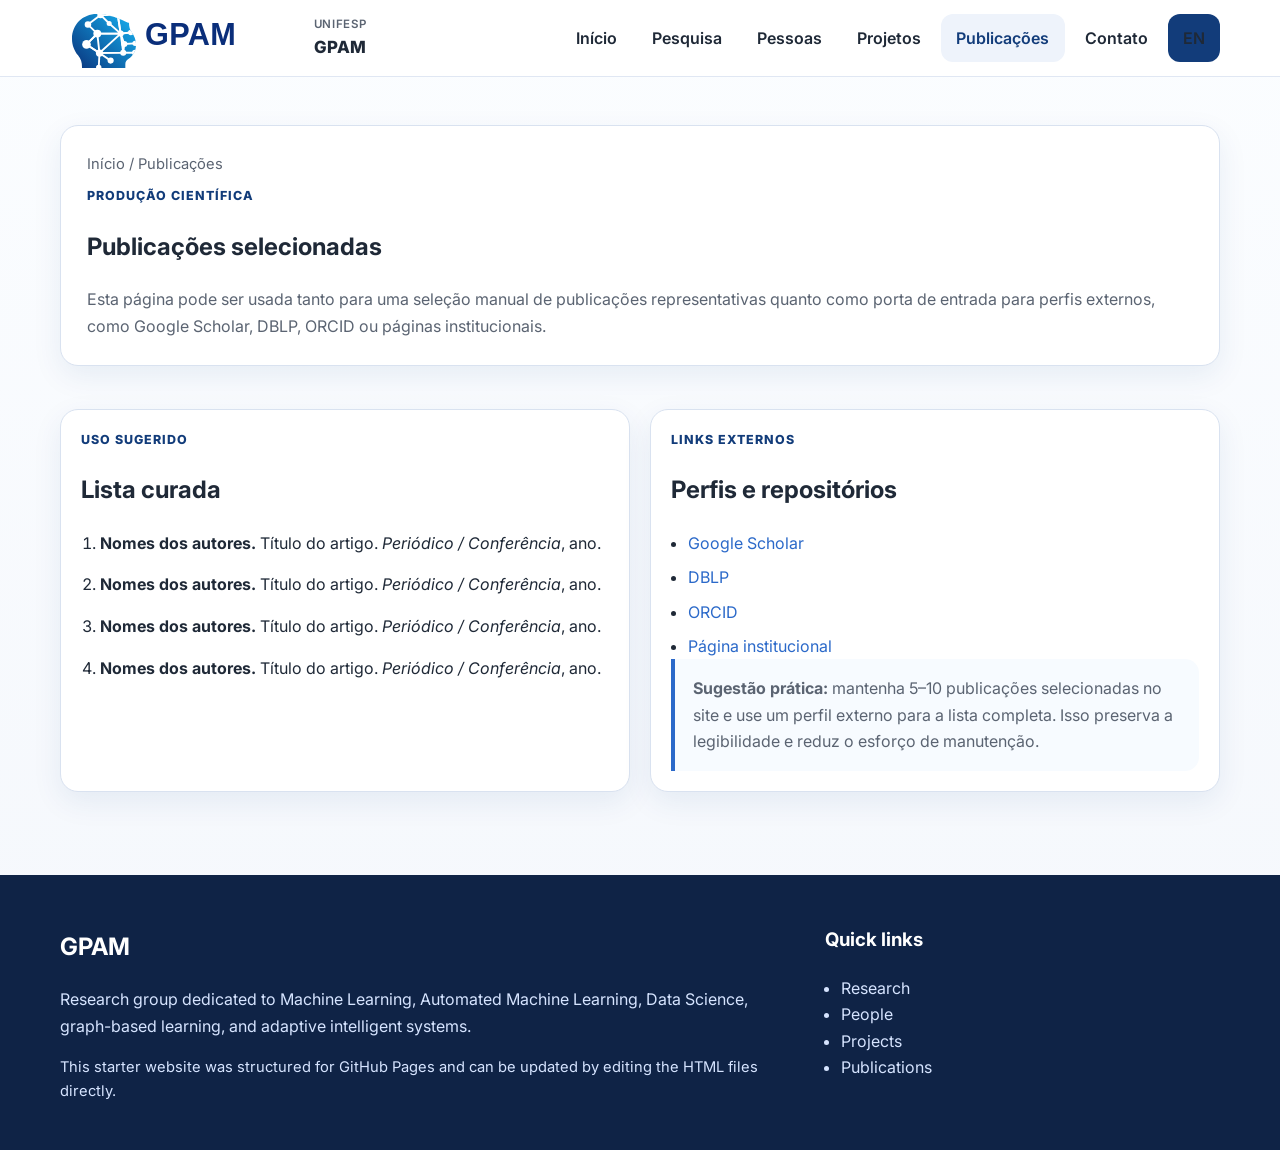
<file: pt/publications.html>
<!doctype html>
<html lang="pt">
<head>
  <meta charset="utf-8">
  <meta name="viewport" content="width=device-width, initial-scale=1">
  <title>Publicações — GPAM</title>
  <meta name="description" content="GPAM — Grupo de Pesquisa em Aprendizado de Máquina at UNIFESP.">
  <link rel="preconnect" href="https://fonts.googleapis.com">
  <link rel="preconnect" href="https://fonts.gstatic.com" crossorigin>
  <link href="https://fonts.googleapis.com/css2?family=Inter:wght@400;500;600;700;800&display=swap" rel="stylesheet">
  <link rel="stylesheet" href="../assets/css/style.css">
</head>
<body>
  <a class="skip-link" href="#main">Skip to content</a>
  <header class="site-header">
    <div class="container header-inner">
      <a class="brand" href="index.html">
        <img class="brand-mark" src="../assets/img/logo-gpam.svg" alt="GPAM logo">
        <div class="brand-text">
          <small>UNIFESP</small>
          <span>GPAM</span>
        </div>
      </a>
      <button class="nav-toggle" type="button" aria-expanded="false" aria-label="Toggle navigation">Menu</button>
      <nav class="site-nav" aria-label="Primary">
        <ul>
          <li><a href="index.html">Início</a></li>
<li><a href="research.html">Pesquisa</a></li>
<li><a href="people.html">Pessoas</a></li>
<li><a href="projects.html">Projetos</a></li>
<li><a href="publications.html" aria-current="page">Publicações</a></li>
<li><a href="contact.html">Contato</a></li>
          <li><a class="lang-switch" href="../publications.html">EN</a></li>
        </ul>
      </nav>
    </div>
  </header>
  <main id="main">
    
<section class="page-hero"><div class="container"><div class="card"><div class="breadcrumb">Início / Publicações</div><div class="kicker">Produção científica</div><h1>Publicações selecionadas</h1><p>Esta página pode ser usada tanto para uma seleção manual de publicações representativas quanto como porta de entrada para perfis externos, como Google Scholar, DBLP, ORCID ou páginas institucionais.</p></div></div></section>
<section class="section"><div class="container grid grid-2">
  <div class="card">
    <div class="kicker">Uso sugerido</div>
    <h2>Lista curada</h2>
    <ol class="pub-list">
      <li><strong>Nomes dos autores.</strong> Título do artigo. <em>Periódico / Conferência</em>, ano.</li>
      <li><strong>Nomes dos autores.</strong> Título do artigo. <em>Periódico / Conferência</em>, ano.</li>
      <li><strong>Nomes dos autores.</strong> Título do artigo. <em>Periódico / Conferência</em>, ano.</li>
      <li><strong>Nomes dos autores.</strong> Título do artigo. <em>Periódico / Conferência</em>, ano.</li>
    </ol>
  </div>
  <div class="card">
    <div class="kicker">Links externos</div>
    <h2>Perfis e repositórios</h2>
    <ul class="highlight-list">
      <li><a href="#">Google Scholar</a></li>
      <li><a href="#">DBLP</a></li>
      <li><a href="#">ORCID</a></li>
      <li><a href="#">Página institucional</a></li>
    </ul>
    <p class="note"><strong>Sugestão prática:</strong> mantenha 5–10 publicações selecionadas no site e use um perfil externo para a lista completa. Isso preserva a legibilidade e reduz o esforço de manutenção.</p>
  </div>
</div></section>

  </main>
  <footer class="site-footer">
    <div class="container footer-grid">
      <div>
        <h2>GPAM</h2>
        <p>Research group dedicated to Machine Learning, Automated Machine Learning, Data Science, graph-based learning, and adaptive intelligent systems.</p>
        <p class="small">This starter website was structured for GitHub Pages and can be updated by editing the HTML files directly.</p>
      </div>
      <div>
        <h3>Quick links</h3>
        <ul>
          <li><a href="research.html">Research</a></li>
          <li><a href="people.html">People</a></li>
          <li><a href="projects.html">Projects</a></li>
          <li><a href="publications.html">Publications</a></li>
        </ul>
      </div>
    </div>
  </footer>
  <script src="../assets/js/main.js"></script>
</body>
</html>
</file>
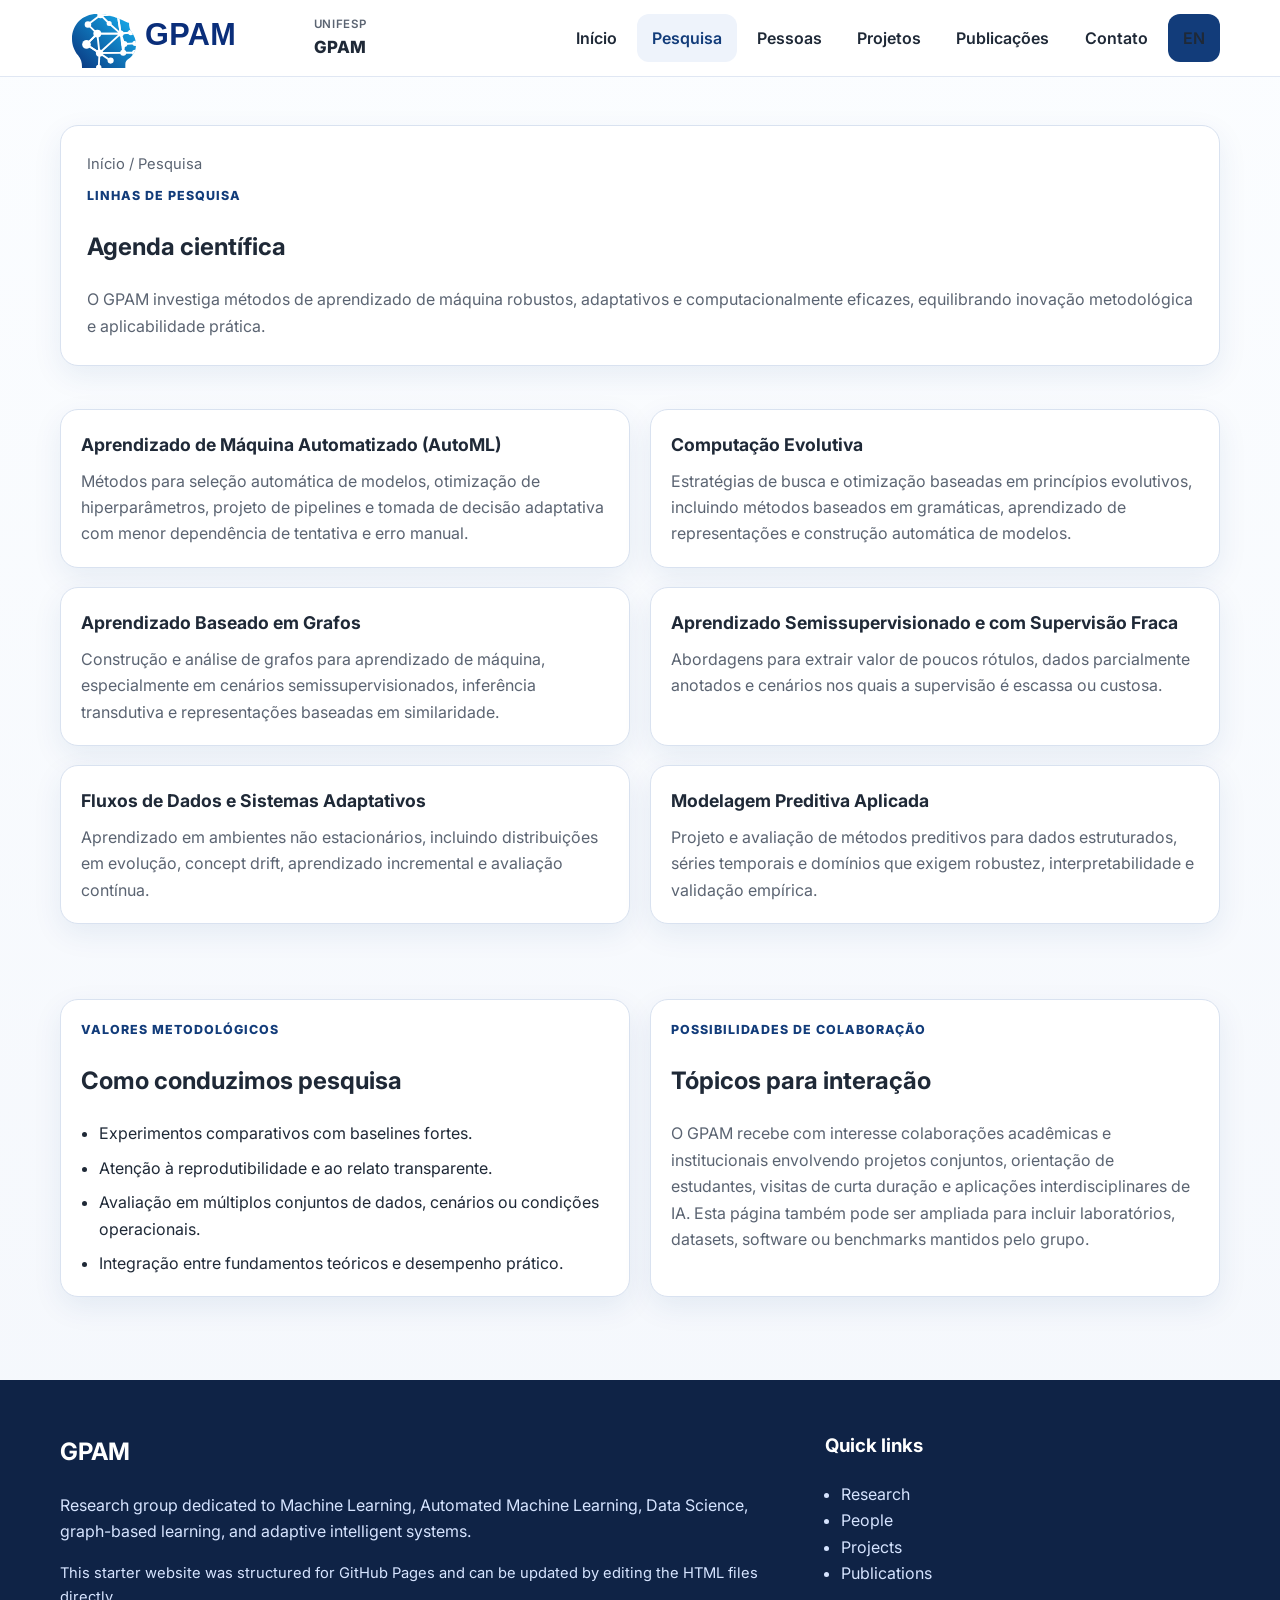
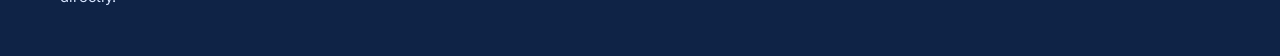
<file: pt/research.html>
<!doctype html>
<html lang="pt">
<head>
  <meta charset="utf-8">
  <meta name="viewport" content="width=device-width, initial-scale=1">
  <title>Pesquisa — GPAM</title>
  <meta name="description" content="GPAM — Grupo de Pesquisa em Aprendizado de Máquina at UNIFESP.">
  <link rel="preconnect" href="https://fonts.googleapis.com">
  <link rel="preconnect" href="https://fonts.gstatic.com" crossorigin>
  <link href="https://fonts.googleapis.com/css2?family=Inter:wght@400;500;600;700;800&display=swap" rel="stylesheet">
  <link rel="stylesheet" href="../assets/css/style.css">
</head>
<body>
  <a class="skip-link" href="#main">Skip to content</a>
  <header class="site-header">
    <div class="container header-inner">
      <a class="brand" href="index.html">
        <img class="brand-mark" src="../assets/img/logo-gpam.svg" alt="GPAM logo">
        <div class="brand-text">
          <small>UNIFESP</small>
          <span>GPAM</span>
        </div>
      </a>
      <button class="nav-toggle" type="button" aria-expanded="false" aria-label="Toggle navigation">Menu</button>
      <nav class="site-nav" aria-label="Primary">
        <ul>
          <li><a href="index.html">Início</a></li>
<li><a href="research.html" aria-current="page">Pesquisa</a></li>
<li><a href="people.html">Pessoas</a></li>
<li><a href="projects.html">Projetos</a></li>
<li><a href="publications.html">Publicações</a></li>
<li><a href="contact.html">Contato</a></li>
          <li><a class="lang-switch" href="../research.html">EN</a></li>
        </ul>
      </nav>
    </div>
  </header>
  <main id="main">
    
<section class="page-hero">
  <div class="container">
    <div class="card">
      <div class="breadcrumb">Início / Pesquisa</div>
      <div class="kicker">Linhas de pesquisa</div>
      <h1>Agenda científica</h1>
      <p>O GPAM investiga métodos de aprendizado de máquina robustos, adaptativos e computacionalmente eficazes, equilibrando inovação metodológica e aplicabilidade prática.</p>
    </div>
  </div>
</section>
<section class="section">
  <div class="container grid grid-2">
    <article class="card"><h3>Aprendizado de Máquina Automatizado (AutoML)</h3><p>Métodos para seleção automática de modelos, otimização de hiperparâmetros, projeto de pipelines e tomada de decisão adaptativa com menor dependência de tentativa e erro manual.</p></article>
    <article class="card"><h3>Computação Evolutiva</h3><p>Estratégias de busca e otimização baseadas em princípios evolutivos, incluindo métodos baseados em gramáticas, aprendizado de representações e construção automática de modelos.</p></article>
    <article class="card"><h3>Aprendizado Baseado em Grafos</h3><p>Construção e análise de grafos para aprendizado de máquina, especialmente em cenários semissupervisionados, inferência transdutiva e representações baseadas em similaridade.</p></article>
    <article class="card"><h3>Aprendizado Semissupervisionado e com Supervisão Fraca</h3><p>Abordagens para extrair valor de poucos rótulos, dados parcialmente anotados e cenários nos quais a supervisão é escassa ou custosa.</p></article>
    <article class="card"><h3>Fluxos de Dados e Sistemas Adaptativos</h3><p>Aprendizado em ambientes não estacionários, incluindo distribuições em evolução, concept drift, aprendizado incremental e avaliação contínua.</p></article>
    <article class="card"><h3>Modelagem Preditiva Aplicada</h3><p>Projeto e avaliação de métodos preditivos para dados estruturados, séries temporais e domínios que exigem robustez, interpretabilidade e validação empírica.</p></article>
  </div>
</section>
<section class="section">
  <div class="container grid grid-2">
    <div class="card">
      <div class="kicker">Valores metodológicos</div>
      <h2>Como conduzimos pesquisa</h2>
      <ul class="highlight-list">
        <li>Experimentos comparativos com baselines fortes.</li>
        <li>Atenção à reprodutibilidade e ao relato transparente.</li>
        <li>Avaliação em múltiplos conjuntos de dados, cenários ou condições operacionais.</li>
        <li>Integração entre fundamentos teóricos e desempenho prático.</li>
      </ul>
    </div>
    <div class="card">
      <div class="kicker">Possibilidades de colaboração</div>
      <h2>Tópicos para interação</h2>
      <p>O GPAM recebe com interesse colaborações acadêmicas e institucionais envolvendo projetos conjuntos, orientação de estudantes, visitas de curta duração e aplicações interdisciplinares de IA. Esta página também pode ser ampliada para incluir laboratórios, datasets, software ou benchmarks mantidos pelo grupo.</p>
    </div>
  </div>
</section>

  </main>
  <footer class="site-footer">
    <div class="container footer-grid">
      <div>
        <h2>GPAM</h2>
        <p>Research group dedicated to Machine Learning, Automated Machine Learning, Data Science, graph-based learning, and adaptive intelligent systems.</p>
        <p class="small">This starter website was structured for GitHub Pages and can be updated by editing the HTML files directly.</p>
      </div>
      <div>
        <h3>Quick links</h3>
        <ul>
          <li><a href="research.html">Research</a></li>
          <li><a href="people.html">People</a></li>
          <li><a href="projects.html">Projects</a></li>
          <li><a href="publications.html">Publications</a></li>
        </ul>
      </div>
    </div>
  </footer>
  <script src="../assets/js/main.js"></script>
</body>
</html>
</file>
<file: assets/css/style.css>
:root {
  --bg: #f7f9fc;
  --surface: #ffffff;
  --surface-2: #eef3fb;
  --text: #1f2937;
  --muted: #5b6472;
  --primary: #123c7a;
  --primary-2: #2b69c9;
  --border: #d9e2f0;
  --shadow: 0 10px 30px rgba(18, 60, 122, 0.08);
  --radius: 18px;
  --maxw: 1160px;
}
* { box-sizing: border-box; }
html { scroll-behavior: smooth; }
body {
  margin: 0;
  font-family: Inter, system-ui, -apple-system, BlinkMacSystemFont, "Segoe UI", sans-serif;
  color: var(--text);
  background: linear-gradient(180deg, #fbfdff 0%, #f4f7fc 100%);
  line-height: 1.65;
}
a { color: var(--primary-2); text-decoration: none; }
a:hover { text-decoration: underline; }
img { max-width: 100%; display: block; }
.container { width: min(var(--maxw), calc(100% - 2rem)); margin: 0 auto; }
.skip-link {
  position: absolute; left: -9999px; top: auto;
}
.skip-link:focus {
  left: 1rem; top: 1rem; background: #fff; padding: .7rem 1rem; border-radius: 10px; z-index: 1000;
}
.site-header {
  position: sticky; top: 0; z-index: 30;
  backdrop-filter: saturate(180%) blur(10px);
  background: rgba(255,255,255,.88);
  border-bottom: 1px solid rgba(217,226,240,.8);
}
.header-inner {
  display: flex; align-items: center; justify-content: space-between; gap: 1rem;
  min-height: 76px;
}
.brand {
  display: inline-flex; align-items: center; gap: .85rem; color: var(--text); font-weight: 800;
  text-decoration: none;
}
.brand-mark {
  height: 60px;
  width: auto;
  object-fit: cover;
}
.brand-text small { display: block; color: var(--muted); font-weight: 600; font-size: .72rem; letter-spacing: .06em; text-transform: uppercase; }
.brand-text span { display: block; font-size: 1.05rem; }
.nav-toggle {
  display: none; border: 1px solid var(--border); background: #fff; border-radius: 12px; padding: .6rem .8rem;
}
.site-nav ul {
  display: flex; align-items: center; list-style: none; margin: 0; padding: 0; gap: .3rem;
}
.site-nav a, .lang-switch {
  display: inline-flex; align-items: center; justify-content: center;
  min-height: 42px; padding: .7rem .95rem; border-radius: 12px; color: var(--text); font-weight: 600;
}
.site-nav a[aria-current="page"] {
  background: var(--surface-2); color: var(--primary);
}
.lang-switch {
  background: var(--primary); color: #fff; text-decoration: none;
}
.hero {
  padding: 4.2rem 0 2.5rem;
}
.hero-grid {
  display: grid; grid-template-columns: 1.3fr .9fr; gap: 2rem; align-items: center;
}
.hero-card {
  background: var(--surface); border: 1px solid var(--border); border-radius: 28px; padding: 2rem; box-shadow: var(--shadow);
}
.eyebrow {
  display: inline-flex; align-items: center; gap: .5rem; padding: .35rem .8rem;
  background: #eaf2ff; color: var(--primary); border-radius: 999px; font-size: .82rem; font-weight: 700; letter-spacing: .03em;
}
.hero h1 { font-size: clamp(2rem, 4vw, 3.5rem); line-height: 1.08; margin: 1rem 0; }
.hero p.lead { font-size: 1.08rem; color: var(--muted); margin-bottom: 1.3rem; }
.cta-row { display: flex; flex-wrap: wrap; gap: .9rem; margin-top: 1.5rem; }
.btn {
  display: inline-flex; align-items: center; justify-content: center; gap: .45rem;
  min-height: 48px; padding: .85rem 1.15rem; border-radius: 14px; font-weight: 700; text-decoration: none;
  border: 1px solid transparent;
}
.btn-primary { background: linear-gradient(135deg, var(--primary), var(--primary-2)); color: #fff; }
.btn-secondary { background: #fff; color: var(--primary); border-color: var(--border); }
.stat-grid {
  display: grid; grid-template-columns: repeat(2, 1fr); gap: 1rem; margin-top: 1.25rem;
}
.stat-box {
  background: linear-gradient(180deg, #fff 0%, #f6f9ff 100%);
  border: 1px solid var(--border); border-radius: 18px; padding: 1rem;
}
.stat-box strong { display: block; font-size: 1.35rem; color: var(--primary); }
.visual-card {
  min-height: 100%; background: radial-gradient(circle at top left, #dce9ff 0%, #f5f8ff 42%, #ffffff 100%);
  border: 1px solid var(--border); border-radius: 28px; box-shadow: var(--shadow); padding: 1.25rem;
}
.visual-card img { border-radius: 22px; }
.section { padding: 1.5rem 0 3.2rem; }
.section-header {
  display: flex; justify-content: space-between; align-items: end; gap: 1rem; margin-bottom: 1.2rem;
}
.section-header h2 { font-size: clamp(1.55rem, 2.4vw, 2.3rem); margin: 0; }
.section-header p { margin: 0; color: var(--muted); max-width: 720px; }
.grid { display: grid; gap: 1.2rem; }
.grid-3 { grid-template-columns: repeat(3, 1fr); }
.grid-2 { grid-template-columns: repeat(2, 1fr); }
.card {
  background: var(--surface); border: 1px solid var(--border); border-radius: var(--radius); padding: 1.25rem;
  box-shadow: var(--shadow);
}
.card h3 { margin-top: 0; margin-bottom: .55rem; font-size: 1.1rem; }
.card p { margin: 0; color: var(--muted); }
.tag-row { display: flex; flex-wrap: wrap; gap: .55rem; margin-top: .9rem; }
.tag {
  display: inline-flex; padding: .38rem .7rem; border-radius: 999px; background: #f1f5fb; color: var(--primary);
  font-size: .84rem; font-weight: 700;
}
.highlight-list { margin: 0; padding-left: 1.1rem; }
.highlight-list li + li { margin-top: .5rem; }
.note {
  padding: 1rem 1.15rem; border-left: 4px solid var(--primary-2); background: #f7fbff; border-radius: 0 14px 14px 0;
}
.person-card { display: grid; grid-template-columns: 92px 1fr; gap: 1rem; align-items: start; }
.person-card img { width: 92px; height: 92px; object-fit: cover; border-radius: 18px; border: 1px solid var(--border); }
.person-card h3 { margin-bottom: .15rem; }
.person-role { color: var(--primary); font-weight: 700; margin-bottom: .35rem; }
.person-links { display: flex; flex-wrap: wrap; gap: .8rem; margin-top: .75rem; font-size: .95rem; }
.timeline { display: grid; gap: 1rem; }
.timeline .card { position: relative; }
.timeline .card::before {
  content: ""; position: absolute; left: -1px; top: 1rem; bottom: 1rem; width: 4px; border-radius: 999px;
  background: linear-gradient(180deg, var(--primary), var(--primary-2));
}
.pub-list { margin: 0; padding-left: 1.2rem; }
.pub-list li + li { margin-top: .95rem; }
.contact-grid { display: grid; grid-template-columns: 1fr 1fr; gap: 1.2rem; }
.site-footer {
  margin-top: 2rem; background: #0f2346; color: #edf3ff; padding: 2rem 0;
}
.footer-grid { display: grid; grid-template-columns: 1.3fr .7fr; gap: 2rem; }
.site-footer h2, .site-footer h3 { color: #fff; }
.site-footer p, .site-footer li, .site-footer a { color: #d6e4ff; }
.site-footer ul { margin: .4rem 0 0; padding-left: 1rem; }
.small { font-size: .92rem; color: var(--muted); }
.page-hero {
  padding: 3rem 0 1.2rem;
}
.page-hero .card { padding: 1.6rem; }
.breadcrumb { color: var(--muted); font-size: .92rem; margin-bottom: .65rem; }
.empty-list { color: var(--muted); }
.kicker { color: var(--primary); text-transform: uppercase; letter-spacing: .08em; font-size: .78rem; font-weight: 800; }
@media (max-width: 980px) {
  .hero-grid, .grid-3, .grid-2, .contact-grid, .footer-grid { grid-template-columns: 1fr; }
}
@media (max-width: 820px) {
  .nav-toggle { display: inline-flex; }
  .site-nav {
    position: absolute; left: 0; right: 0; top: 76px; background: rgba(255,255,255,.98);
    border-bottom: 1px solid var(--border); display: none;
  }
  .site-nav.open { display: block; }
  .site-nav ul { flex-direction: column; align-items: stretch; padding: .8rem 1rem 1rem; }
  .site-nav a, .lang-switch { justify-content: flex-start; }
}
</file>
